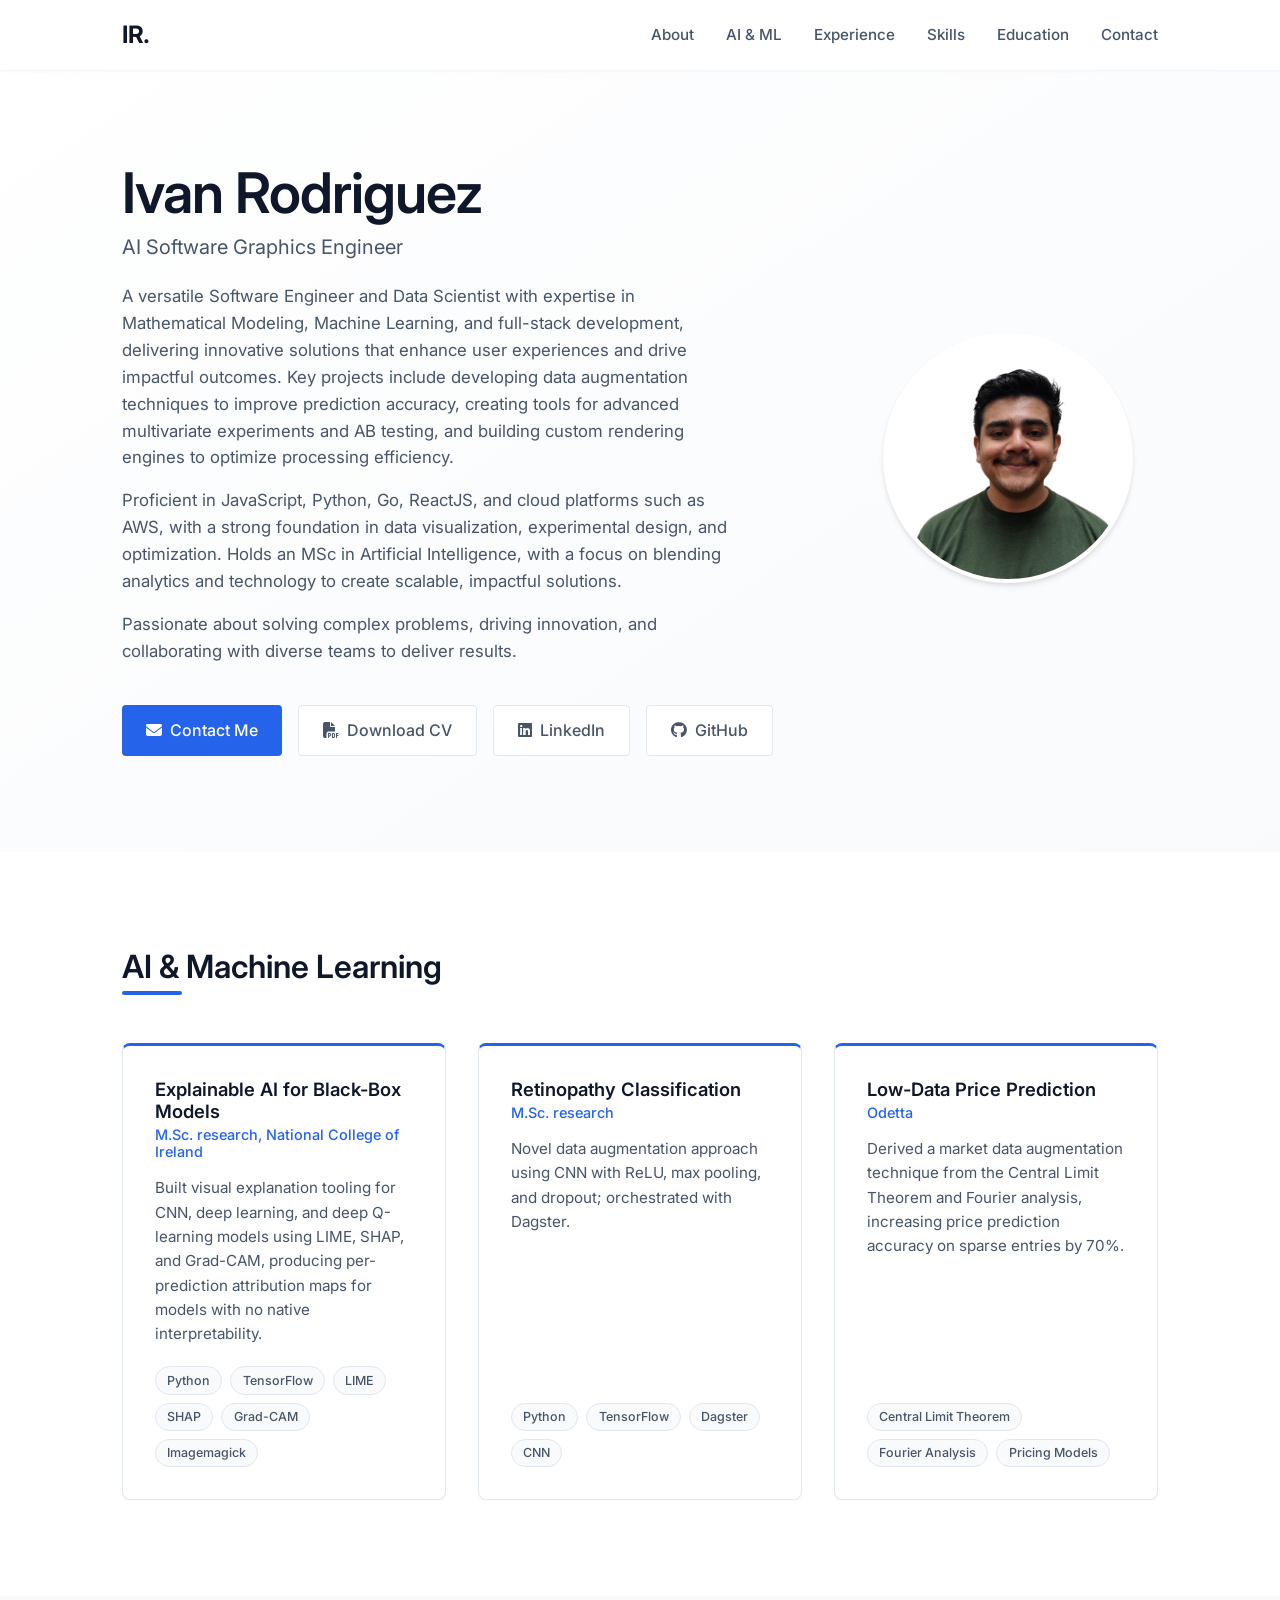
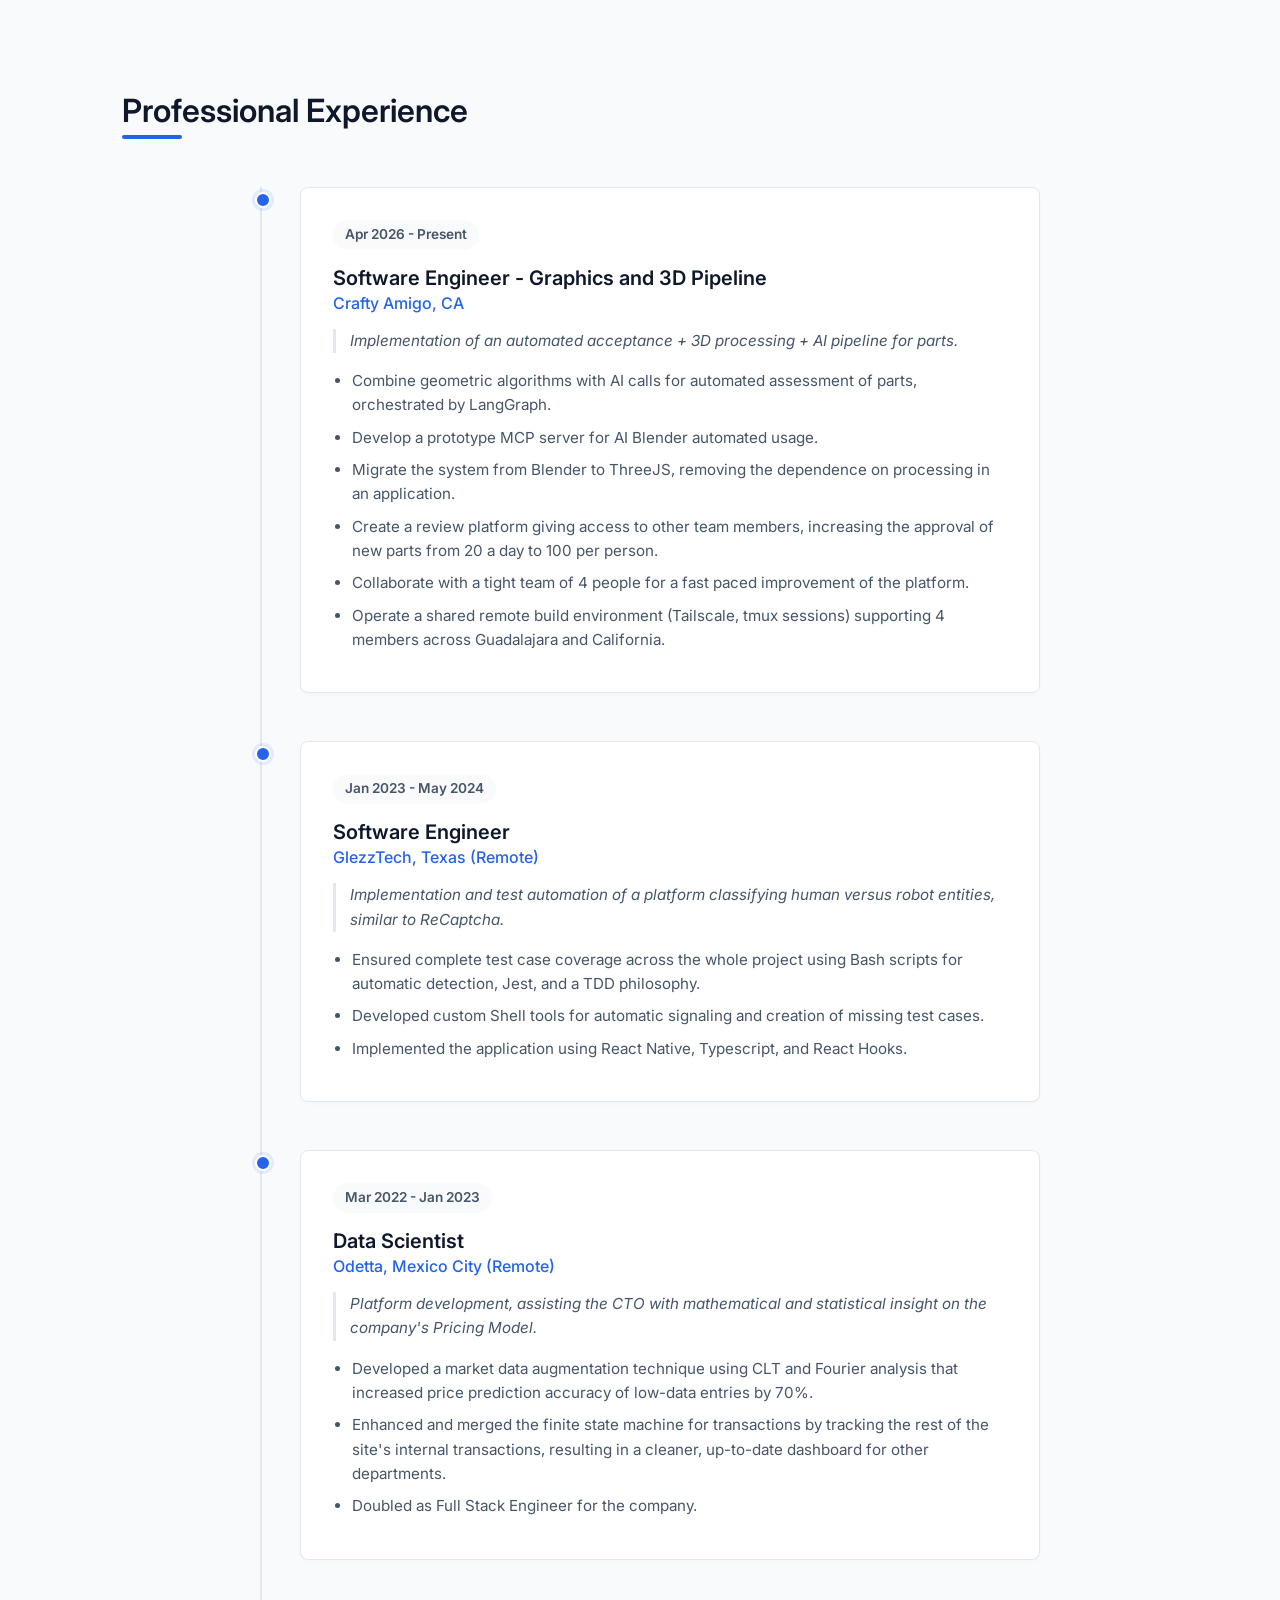
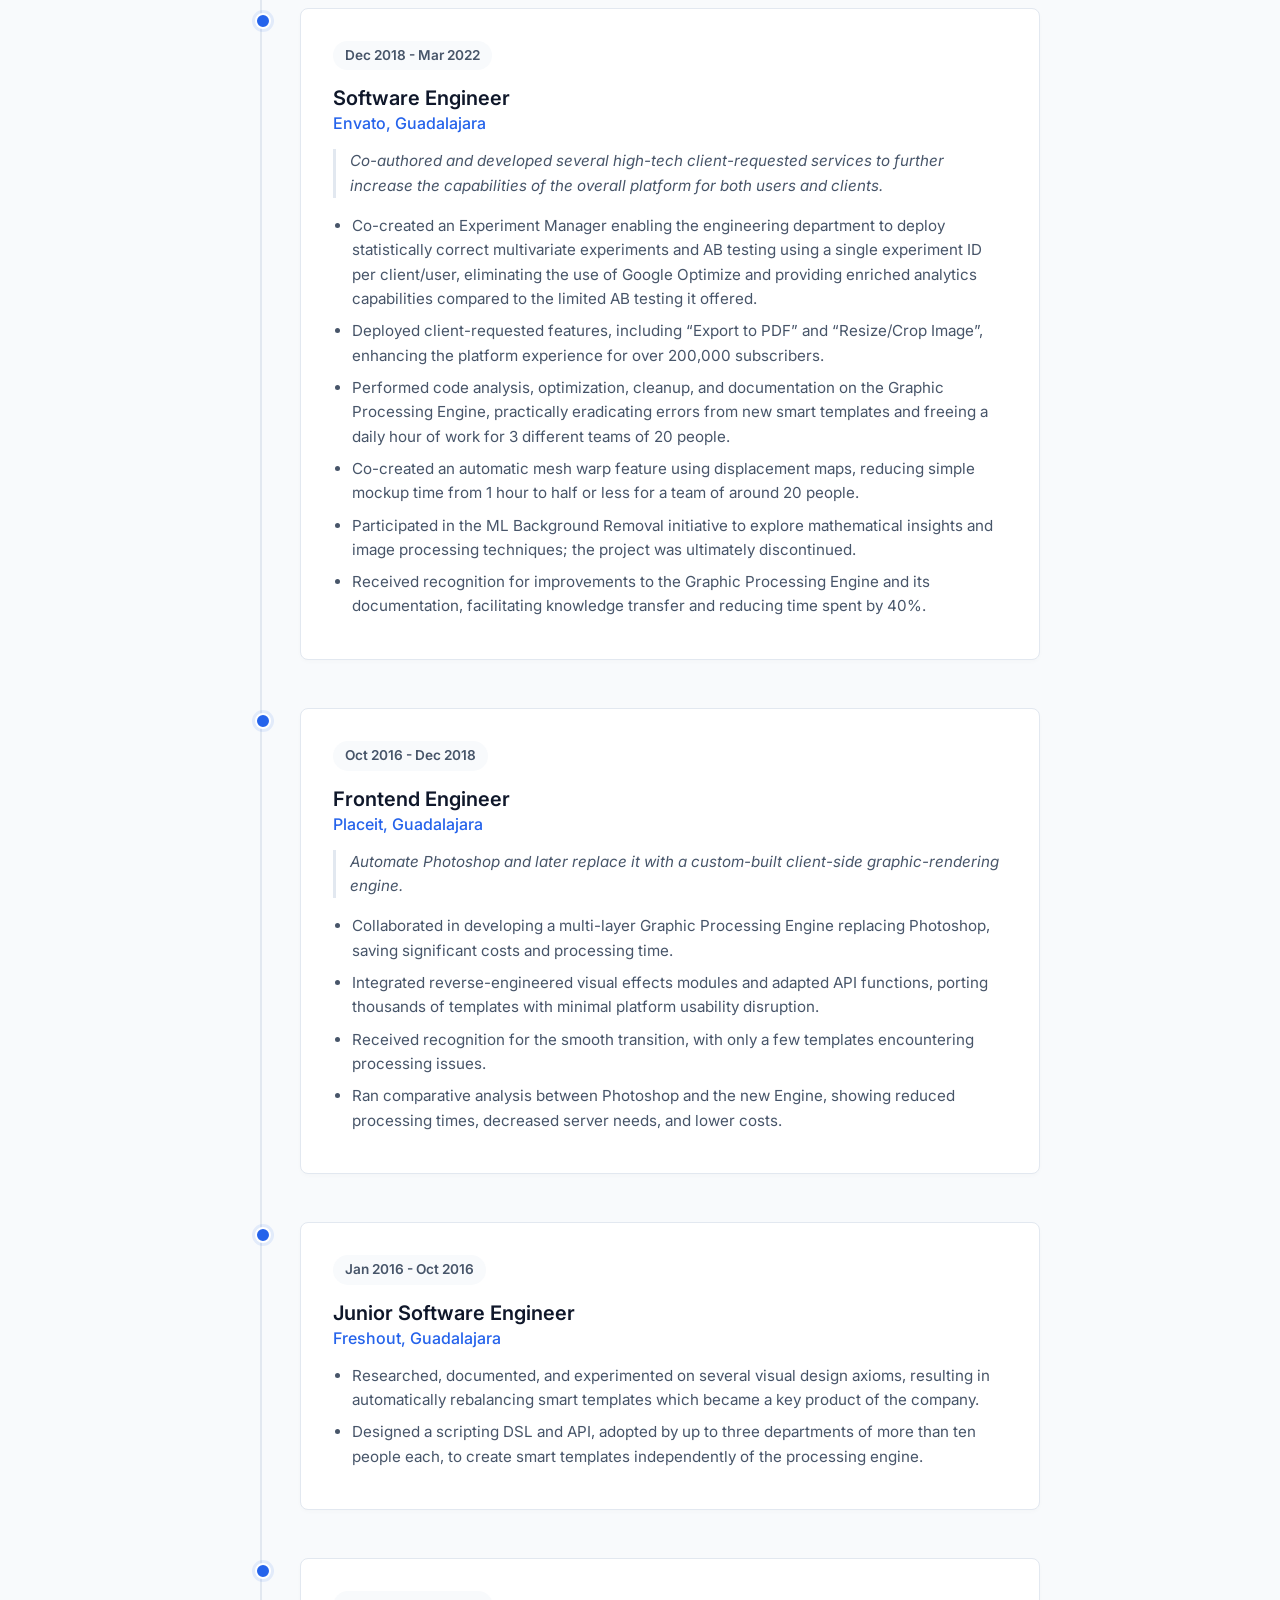
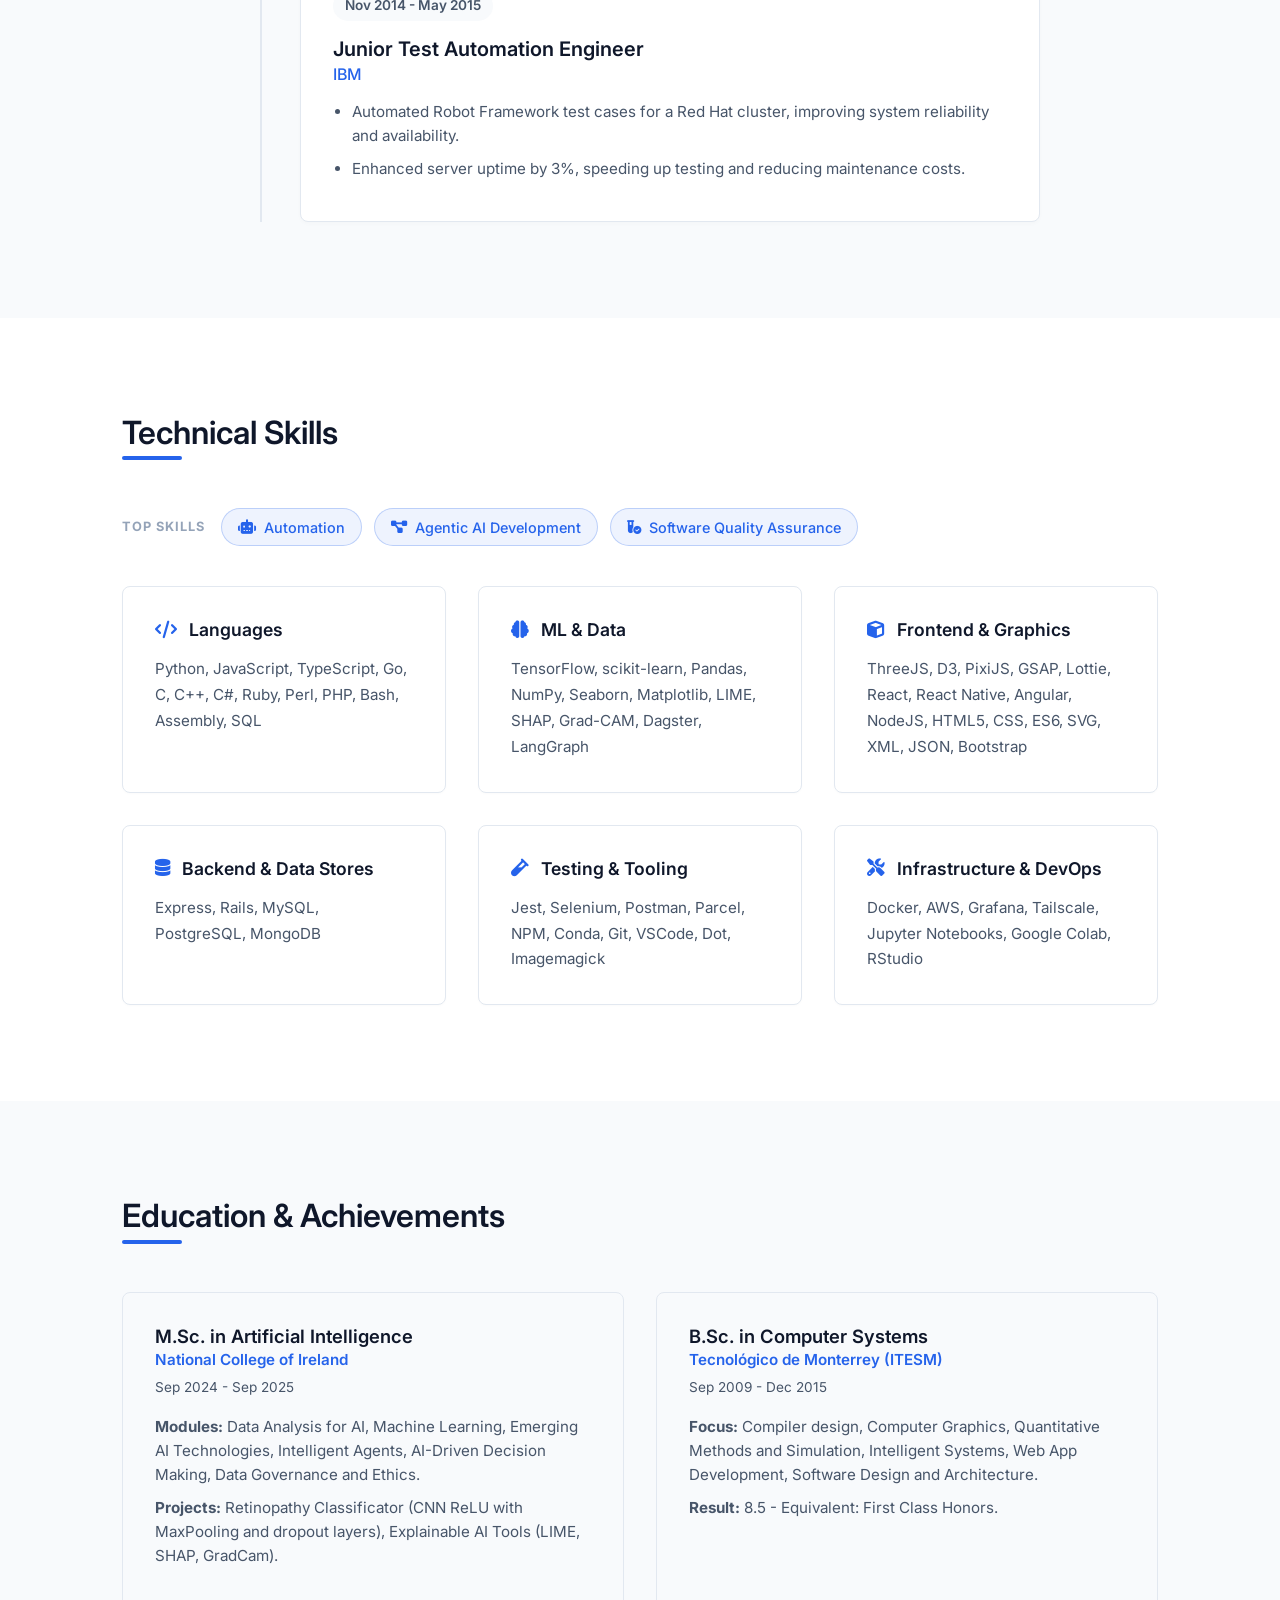
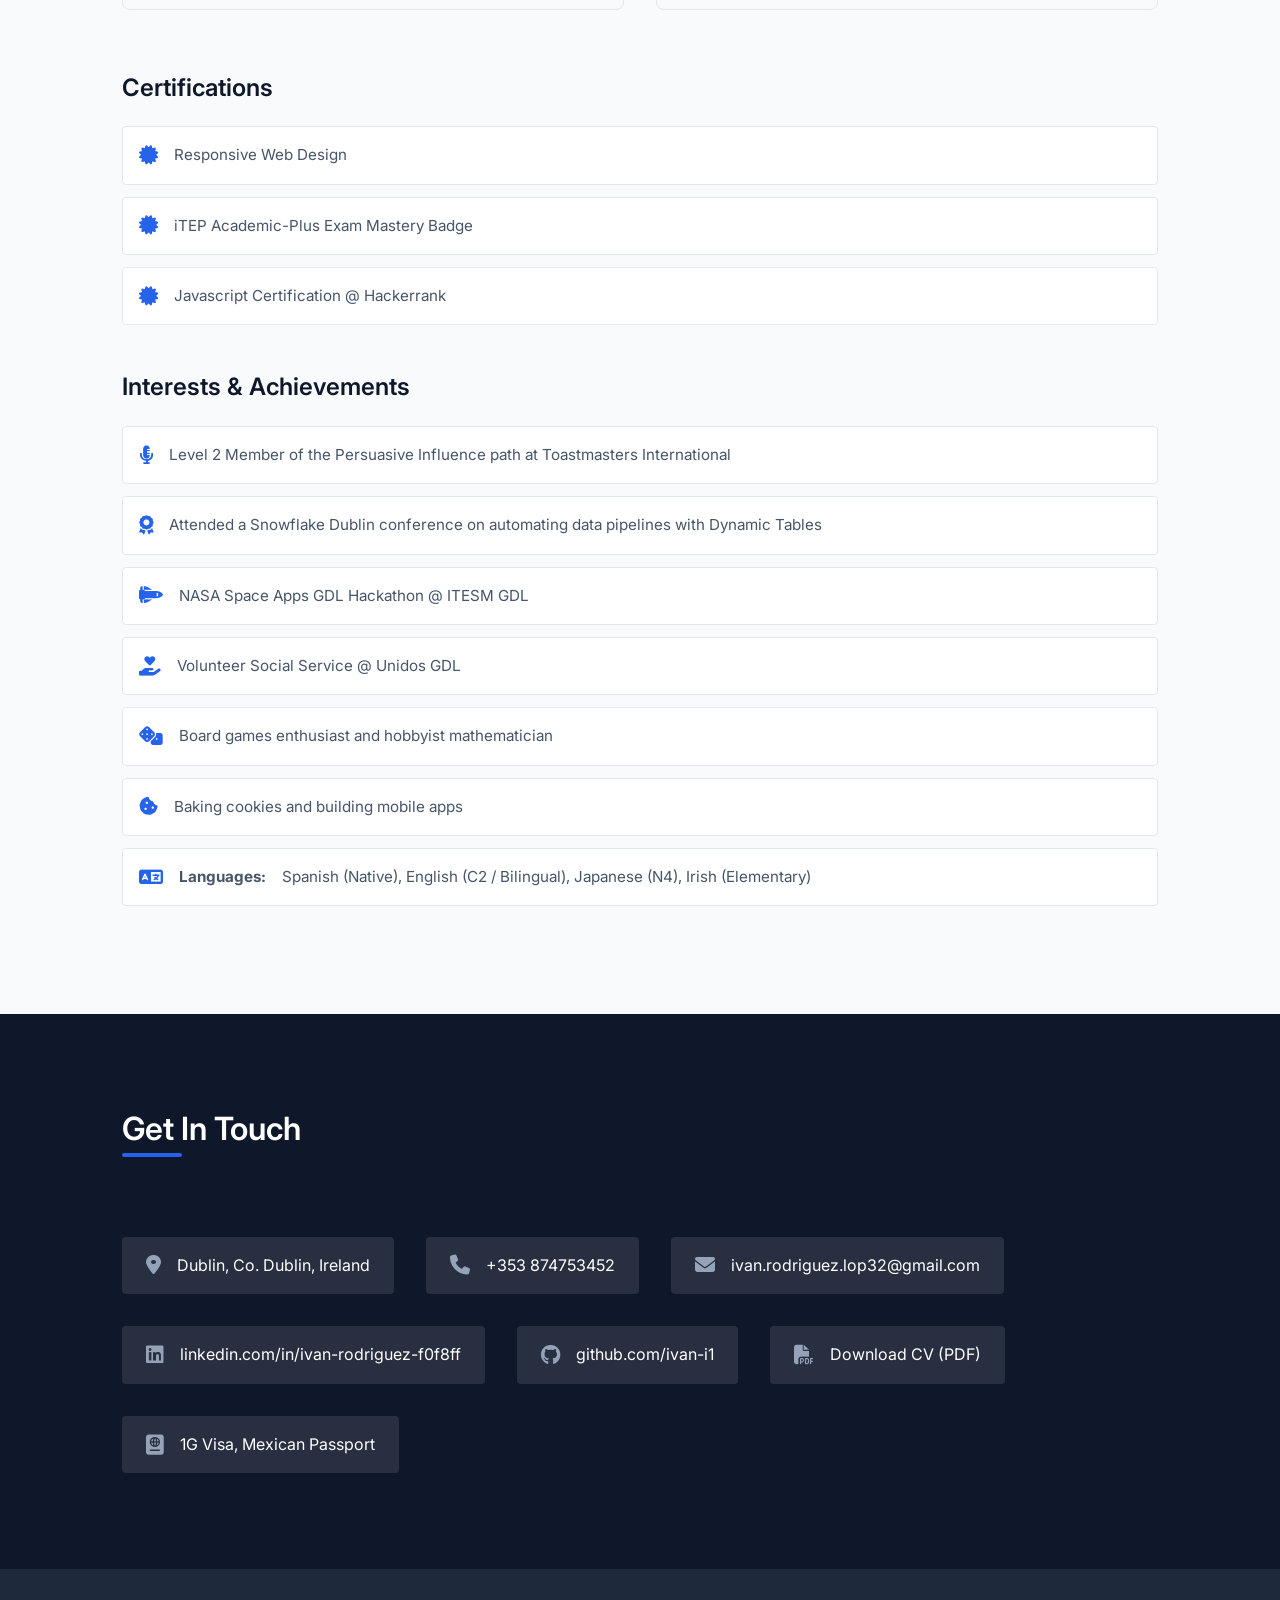
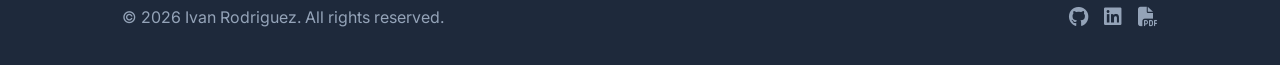
<file: index.html>
<!DOCTYPE html>
<html lang="en">

<head>
    <meta charset="UTF-8">
    <meta name="viewport" content="width=device-width, initial-scale=1.0">
    <title>Ivan Rodriguez - AI Software Graphics Engineer</title>
    <meta name="description"
        content="Ivan Rodriguez - AI Software Graphics Engineer. Full-stack engineering, machine learning, tuning, 3D and 2D graphics, and mathematical modeling.">
    <!-- Google Fonts -->
    <link rel="preconnect" href="https://fonts.googleapis.com">
    <link rel="preconnect" href="https://fonts.gstatic.com" crossorigin>
    <link href="https://fonts.googleapis.com/css2?family=Inter:wght@300;400;500;600;700&display=swap" rel="stylesheet">
    <!-- FontAwesome for Icons -->
    <link rel="stylesheet" href="https://cdnjs.cloudflare.com/ajax/libs/font-awesome/6.4.0/css/all.min.css"
        crossorigin="anonymous" referrerpolicy="no-referrer" />
    <link rel="stylesheet" href="styles.css">
</head>

<body>
    <nav class="navbar">
        <div class="nav-container">
            <div class="logo">IR.</div>
            <ul class="nav-links">
                <li><a href="#about">About</a></li>
                <li><a href="#ai">AI &amp; ML</a></li>
                <li><a href="#experience">Experience</a></li>
                <li><a href="#skills">Skills</a></li>
                <li><a href="#education">Education</a></li>
                <li><a href="#contact">Contact</a></li>
            </ul>
        </div>
    </nav>

    <header class="hero-section" id="about">
        <div class="hero-content fade-in">
            <div class="hero-text">
                <h1>Ivan Rodriguez</h1>
                <h2 class="subtitle">AI Software Graphics Engineer</h2>
                <div class="profile-summary">
                    <p>A versatile Software Engineer and Data Scientist with expertise in Mathematical Modeling,
                        Machine Learning, and full-stack development, delivering innovative solutions that enhance user
                        experiences and drive impactful outcomes. Key projects include developing data augmentation
                        techniques to improve prediction accuracy, creating tools for advanced multivariate experiments
                        and AB testing, and building custom rendering engines to optimize processing efficiency.</p>
                    <p>Proficient in JavaScript, Python, Go, ReactJS, and cloud platforms such as AWS, with a strong
                        foundation in data visualization, experimental design, and optimization. Holds an MSc in
                        Artificial Intelligence, with a focus on blending analytics and technology to create scalable,
                        impactful solutions.</p>
                    <p>Passionate about solving complex problems, driving innovation, and collaborating with diverse
                        teams to deliver results.</p>
                </div>
                <div class="contact-links">
                    <a href="mailto:ivan.rodriguez.lop32@gmail.com" class="btn primary-btn"><i
                            class="fa-solid fa-envelope"></i> Contact Me</a>
                    <a href="assets/Ivan-Rodriguez-AI-and-Graphics-Engineer.pdf" target="_blank"
                        class="btn secondary-btn"><i class="fa-solid fa-file-pdf"></i> Download CV</a>
                    <a href="https://www.linkedin.com/in/ivan-rodriguez-f0f8ff/" target="_blank" rel="noopener"
                        class="btn secondary-btn"><i class="fa-brands fa-linkedin"></i> LinkedIn</a>
                    <a href="https://github.com/ivan-i1" target="_blank" rel="noopener" class="btn secondary-btn"><i
                            class="fa-brands fa-github"></i> GitHub</a>
                </div>
            </div>
            <div class="hero-image-container">
                <img src="assets/IvanBlankBG.png" alt="Ivan Rodriguez" class="headshot">
            </div>
        </div>
    </header>

    <main>
        <section id="ai" class="section">
            <div class="section-container fade-in">
                <h2 class="section-title">AI &amp; Machine Learning</h2>
                <div class="projects-grid">
                    <div class="project-card">
                        <h3>Explainable AI for Black-Box Models</h3>
                        <h4>M.Sc. research, National College of Ireland</h4>
                        <p>Built visual explanation tooling for CNN, deep learning, and deep Q-learning models using
                            LIME, SHAP, and Grad-CAM, producing per-prediction attribution maps for models with no
                            native interpretability.</p>
                        <div class="tag-list">
                            <span class="tag">Python</span>
                            <span class="tag">TensorFlow</span>
                            <span class="tag">LIME</span>
                            <span class="tag">SHAP</span>
                            <span class="tag">Grad-CAM</span>
                            <span class="tag">Imagemagick</span>
                        </div>
                    </div>
                    <div class="project-card">
                        <h3>Retinopathy Classification</h3>
                        <h4>M.Sc. research</h4>
                        <p>Novel data augmentation approach using CNN with ReLU, max pooling, and dropout; orchestrated
                            with Dagster.</p>
                        <div class="tag-list">
                            <span class="tag">Python</span>
                            <span class="tag">TensorFlow</span>
                            <span class="tag">Dagster</span>
                            <span class="tag">CNN</span>
                        </div>
                    </div>
                    <div class="project-card">
                        <h3>Low-Data Price Prediction</h3>
                        <h4>Odetta</h4>
                        <p>Derived a market data augmentation technique from the Central Limit Theorem and Fourier
                            analysis, increasing price prediction accuracy on sparse entries by 70%.</p>
                        <div class="tag-list">
                            <span class="tag">Central Limit Theorem</span>
                            <span class="tag">Fourier Analysis</span>
                            <span class="tag">Pricing Models</span>
                        </div>
                    </div>
                </div>
            </div>
        </section>

        <section id="experience" class="section bg-light">
            <div class="section-container fade-in">
                <h2 class="section-title">Professional Experience</h2>
                <div class="timeline">
                    <!-- Crafty Amigo -->
                    <div class="timeline-item">
                        <div class="timeline-dot"></div>
                        <div class="timeline-content">
                            <span class="timeline-date">Apr 2026 - Present</span>
                            <h3 class="job-title">Software Engineer - Graphics and 3D Pipeline</h3>
                            <h4 class="company-name">Crafty Amigo, CA</h4>
                            <p class="role-summary">Implementation of an automated acceptance + 3D processing + AI
                                pipeline for parts.</p>
                            <ul>
                                <li>Combine geometric algorithms with AI calls for automated assessment of parts,
                                    orchestrated by LangGraph.</li>
                                <li>Develop a prototype MCP server for AI Blender automated usage.</li>
                                <li>Migrate the system from Blender to ThreeJS, removing the dependence on processing in
                                    an application.</li>
                                <li>Create a review platform giving access to other team members, increasing the
                                    approval of new parts from 20 a day to 100 per person.</li>
                                <li>Collaborate with a tight team of 4 people for a fast paced improvement of the
                                    platform.</li>
                                <li>Operate a shared remote build environment (Tailscale, tmux sessions) supporting 4
                                    members across Guadalajara and California.</li>
                            </ul>
                        </div>
                    </div>
                    <!-- GlezzTech -->
                    <div class="timeline-item">
                        <div class="timeline-dot"></div>
                        <div class="timeline-content">
                            <span class="timeline-date">Jan 2023 - May 2024</span>
                            <h3 class="job-title">Software Engineer</h3>
                            <h4 class="company-name">GlezzTech, Texas (Remote)</h4>
                            <p class="role-summary">Implementation and test automation of a platform classifying human
                                versus robot entities, similar to ReCaptcha.</p>
                            <ul>
                                <li>Ensured complete test case coverage across the whole project using Bash scripts for
                                    automatic detection, Jest, and a TDD philosophy.</li>
                                <li>Developed custom Shell tools for automatic signaling and creation of missing test
                                    cases.</li>
                                <li>Implemented the application using React Native, Typescript, and React Hooks.</li>
                            </ul>
                        </div>
                    </div>
                    <!-- Odetta -->
                    <div class="timeline-item">
                        <div class="timeline-dot"></div>
                        <div class="timeline-content">
                            <span class="timeline-date">Mar 2022 - Jan 2023</span>
                            <h3 class="job-title">Data Scientist</h3>
                            <h4 class="company-name">Odetta, Mexico City (Remote)</h4>
                            <p class="role-summary">Platform development, assisting the CTO with mathematical and
                                statistical insight on the company's Pricing Model.</p>
                            <ul>
                                <li>Developed a market data augmentation technique using CLT and Fourier analysis that
                                    increased price prediction accuracy of low-data entries by 70%.</li>
                                <li>Enhanced and merged the finite state machine for transactions by tracking the rest
                                    of the site's internal transactions, resulting in a cleaner, up-to-date dashboard
                                    for other departments.</li>
                                <li>Doubled as Full Stack Engineer for the company.</li>
                            </ul>
                        </div>
                    </div>
                    <!-- Envato -->
                    <div class="timeline-item">
                        <div class="timeline-dot"></div>
                        <div class="timeline-content">
                            <span class="timeline-date">Dec 2018 - Mar 2022</span>
                            <h3 class="job-title">Software Engineer</h3>
                            <h4 class="company-name">Envato, Guadalajara</h4>
                            <p class="role-summary">Co-authored and developed several high-tech client-requested
                                services to further increase the capabilities of the overall platform for both users and
                                clients.</p>
                            <ul>
                                <li>Co-created an Experiment Manager enabling the engineering department to deploy
                                    statistically correct multivariate experiments and AB testing using a single
                                    experiment ID per client/user, eliminating the use of Google Optimize and providing
                                    enriched analytics capabilities compared to the limited AB testing it offered.</li>
                                <li>Deployed client-requested features, including &ldquo;Export to PDF&rdquo; and
                                    &ldquo;Resize/Crop Image&rdquo;, enhancing the platform experience for over 200,000
                                    subscribers.</li>
                                <li>Performed code analysis, optimization, cleanup, and documentation on the Graphic
                                    Processing Engine, practically eradicating errors from new smart templates and
                                    freeing a daily hour of work for 3 different teams of 20 people.</li>
                                <li>Co-created an automatic mesh warp feature using displacement maps, reducing simple
                                    mockup time from 1 hour to half or less for a team of around 20 people.</li>
                                <li>Participated in the ML Background Removal initiative to explore mathematical
                                    insights and image processing techniques; the project was ultimately discontinued.
                                </li>
                                <li>Received recognition for improvements to the Graphic Processing Engine and its
                                    documentation, facilitating knowledge transfer and reducing time spent by 40%.</li>
                            </ul>
                        </div>
                    </div>
                    <!-- Placeit -->
                    <div class="timeline-item">
                        <div class="timeline-dot"></div>
                        <div class="timeline-content">
                            <span class="timeline-date">Oct 2016 - Dec 2018</span>
                            <h3 class="job-title">Frontend Engineer</h3>
                            <h4 class="company-name">Placeit, Guadalajara</h4>
                            <p class="role-summary">Automate Photoshop and later replace it with a custom-built
                                client-side graphic-rendering engine.</p>
                            <ul>
                                <li>Collaborated in developing a multi-layer Graphic Processing Engine replacing
                                    Photoshop, saving significant costs and processing time.</li>
                                <li>Integrated reverse-engineered visual effects modules and adapted API functions,
                                    porting thousands of templates with minimal platform usability disruption.</li>
                                <li>Received recognition for the smooth transition, with only a few templates
                                    encountering processing issues.</li>
                                <li>Ran comparative analysis between Photoshop and the new Engine, showing reduced
                                    processing times, decreased server needs, and lower costs.</li>
                            </ul>
                        </div>
                    </div>
                    <!-- Freshout -->
                    <div class="timeline-item">
                        <div class="timeline-dot"></div>
                        <div class="timeline-content">
                            <span class="timeline-date">Jan 2016 - Oct 2016</span>
                            <h3 class="job-title">Junior Software Engineer</h3>
                            <h4 class="company-name">Freshout, Guadalajara</h4>
                            <ul>
                                <li>Researched, documented, and experimented on several visual design axioms, resulting
                                    in automatically rebalancing smart templates which became a key product of the
                                    company.</li>
                                <li>Designed a scripting DSL and API, adopted by up to three departments of more than
                                    ten people each, to create smart templates independently of the processing engine.
                                </li>
                            </ul>
                        </div>
                    </div>
                    <!-- IBM -->
                    <div class="timeline-item">
                        <div class="timeline-dot"></div>
                        <div class="timeline-content">
                            <span class="timeline-date">Nov 2014 - May 2015</span>
                            <h3 class="job-title">Junior Test Automation Engineer</h3>
                            <h4 class="company-name">IBM</h4>
                            <ul>
                                <li>Automated Robot Framework test cases for a Red Hat cluster, improving system
                                    reliability and availability.</li>
                                <li>Enhanced server uptime by 3%, speeding up testing and reducing maintenance costs.
                                </li>
                            </ul>
                        </div>
                    </div>
                </div>
            </div>
        </section>

        <section id="skills" class="section">
            <div class="section-container fade-in">
                <h2 class="section-title">Technical Skills</h2>
                <div class="top-skills">
                    <span class="top-skills-label">Top Skills</span>
                    <span class="top-skill"><i class="fa-solid fa-robot"></i> Automation</span>
                    <span class="top-skill"><i class="fa-solid fa-diagram-project"></i> Agentic AI Development</span>
                    <span class="top-skill"><i class="fa-solid fa-vial-circle-check"></i> Software Quality
                        Assurance</span>
                </div>
                <div class="skills-grid">
                    <div class="skill-card">
                        <h3><i class="fa-solid fa-code"></i> Languages</h3>
                        <p>Python, JavaScript, TypeScript, Go, C, C++, C#, Ruby, Perl, PHP, Bash, Assembly, SQL</p>
                    </div>
                    <div class="skill-card">
                        <h3><i class="fa-solid fa-brain"></i> ML &amp; Data</h3>
                        <p>TensorFlow, scikit-learn, Pandas, NumPy, Seaborn, Matplotlib, LIME, SHAP, Grad-CAM, Dagster,
                            LangGraph</p>
                    </div>
                    <div class="skill-card">
                        <h3><i class="fa-solid fa-cube"></i> Frontend &amp; Graphics</h3>
                        <p>ThreeJS, D3, PixiJS, GSAP, Lottie, React, React Native, Angular, NodeJS, HTML5, CSS, ES6,
                            SVG, XML, JSON, Bootstrap</p>
                    </div>
                    <div class="skill-card">
                        <h3><i class="fa-solid fa-database"></i> Backend &amp; Data Stores</h3>
                        <p>Express, Rails, MySQL, PostgreSQL, MongoDB</p>
                    </div>
                    <div class="skill-card">
                        <h3><i class="fa-solid fa-vial"></i> Testing &amp; Tooling</h3>
                        <p>Jest, Selenium, Postman, Parcel, NPM, Conda, Git, VSCode, Dot, Imagemagick</p>
                    </div>
                    <div class="skill-card">
                        <h3><i class="fa-solid fa-screwdriver-wrench"></i> Infrastructure &amp; DevOps</h3>
                        <p>Docker, AWS, Grafana, Tailscale, Jupyter Notebooks, Google Colab, RStudio</p>
                    </div>
                </div>
            </div>
        </section>

        <section id="education" class="section bg-light">
            <div class="section-container fade-in">
                <h2 class="section-title">Education &amp; Achievements</h2>
                <div class="education-grid">
                    <div class="edu-card">
                        <h3>M.Sc. in Artificial Intelligence</h3>
                        <h4>National College of Ireland</h4>
                        <span class="edu-date">Sep 2024 - Sep 2025</span>
                        <p><strong>Modules:</strong> Data Analysis for AI, Machine Learning, Emerging AI Technologies,
                            Intelligent Agents, AI-Driven Decision Making, Data Governance and Ethics.</p>
                        <p><strong>Projects:</strong> Retinopathy Classificator (CNN ReLU with MaxPooling and dropout
                            layers), Explainable AI Tools (LIME, SHAP, GradCam).</p>
                    </div>
                    <div class="edu-card">
                        <h3>B.Sc. in Computer Systems</h3>
                        <h4>Tecnol&oacute;gico de Monterrey (ITESM)</h4>
                        <span class="edu-date">Sep 2009 - Dec 2015</span>
                        <p><strong>Focus:</strong> Compiler design, Computer Graphics, Quantitative Methods and
                            Simulation, Intelligent Systems, Web App Development, Software Design and Architecture.</p>
                        <p><strong>Result:</strong> 8.5 - Equivalent: First Class Honors.</p>
                    </div>
                </div>

                <h3 class="subsection-title">Certifications</h3>
                <ul class="achievements-list">
                    <li><i class="fa-solid fa-certificate"></i> Responsive Web Design</li>
                    <li><i class="fa-solid fa-certificate"></i> iTEP Academic-Plus Exam Mastery Badge</li>
                    <li><i class="fa-solid fa-certificate"></i> Javascript Certification @ Hackerrank</li>
                </ul>

                <h3 class="subsection-title">Interests &amp; Achievements</h3>
                <ul class="achievements-list">
                    <li><i class="fa-solid fa-microphone-lines"></i> Level 2 Member of the Persuasive Influence path
                        at Toastmasters International</li>
                    <li><i class="fa-solid fa-award"></i> Attended a Snowflake Dublin conference on automating data
                        pipelines with Dynamic Tables</li>
                    <li><i class="fa-solid fa-space-shuttle"></i> NASA Space Apps GDL Hackathon @ ITESM GDL</li>
                    <li><i class="fa-solid fa-hand-holding-heart"></i> Volunteer Social Service @ Unidos GDL</li>
                    <li><i class="fa-solid fa-dice"></i> Board games enthusiast and hobbyist mathematician</li>
                    <li><i class="fa-solid fa-cookie-bite"></i> Baking cookies and building mobile apps</li>
                    <li><i class="fa-solid fa-language"></i> <strong>Languages:</strong> Spanish (Native), English (C2 /
                        Bilingual), Japanese (N4), Irish (Elementary)</li>
                </ul>
            </div>
        </section>

        <section id="contact" class="section bg-dark">
            <div class="section-container fade-in">
                <h2 class="section-title text-light">Get In Touch</h2>
                <div class="contact-info">
                    <div class="contact-item">
                        <i class="fa-solid fa-location-dot"></i>
                        <span>Dublin, Co. Dublin, Ireland</span>
                    </div>
                    <div class="contact-item">
                        <i class="fa-solid fa-phone"></i>
                        <span>+353 874753452</span>
                    </div>
                    <div class="contact-item">
                        <i class="fa-solid fa-envelope"></i>
                        <a href="mailto:ivan.rodriguez.lop32@gmail.com">ivan.rodriguez.lop32@gmail.com</a>
                    </div>
                    <div class="contact-item">
                        <i class="fa-brands fa-linkedin"></i>
                        <a href="https://www.linkedin.com/in/ivan-rodriguez-f0f8ff/" target="_blank"
                            rel="noopener">linkedin.com/in/ivan-rodriguez-f0f8ff</a>
                    </div>
                    <div class="contact-item">
                        <i class="fa-brands fa-github"></i>
                        <a href="https://github.com/ivan-i1" target="_blank" rel="noopener">github.com/ivan-i1</a>
                    </div>
                    <div class="contact-item">
                        <i class="fa-solid fa-file-pdf"></i>
                        <a href="assets/Ivan-Rodriguez-AI-and-Graphics-Engineer.pdf" target="_blank">Download CV
                            (PDF)</a>
                    </div>
                    <div class="contact-item">
                        <i class="fa-solid fa-passport"></i>
                        <span>1G Visa, Mexican Passport</span>
                    </div>
                </div>
            </div>
        </section>
    </main>

    <footer>
        <div class="footer-container">
            <p>&copy; 2026 Ivan Rodriguez. All rights reserved.</p>
            <div class="social-links">
                <a href="https://github.com/ivan-i1" target="_blank" rel="noopener" aria-label="GitHub"><i
                        class="fa-brands fa-github"></i></a>
                <a href="https://www.linkedin.com/in/ivan-rodriguez-f0f8ff/" target="_blank" rel="noopener"
                    aria-label="LinkedIn"><i class="fa-brands fa-linkedin"></i></a>
                <a href="assets/Ivan-Rodriguez-AI-and-Graphics-Engineer.pdf" target="_blank"
                    aria-label="Download CV"><i class="fa-solid fa-file-pdf"></i></a>
            </div>
        </div>
    </footer>

    <script src="script.js"></script>
</body>

</html>
</file>
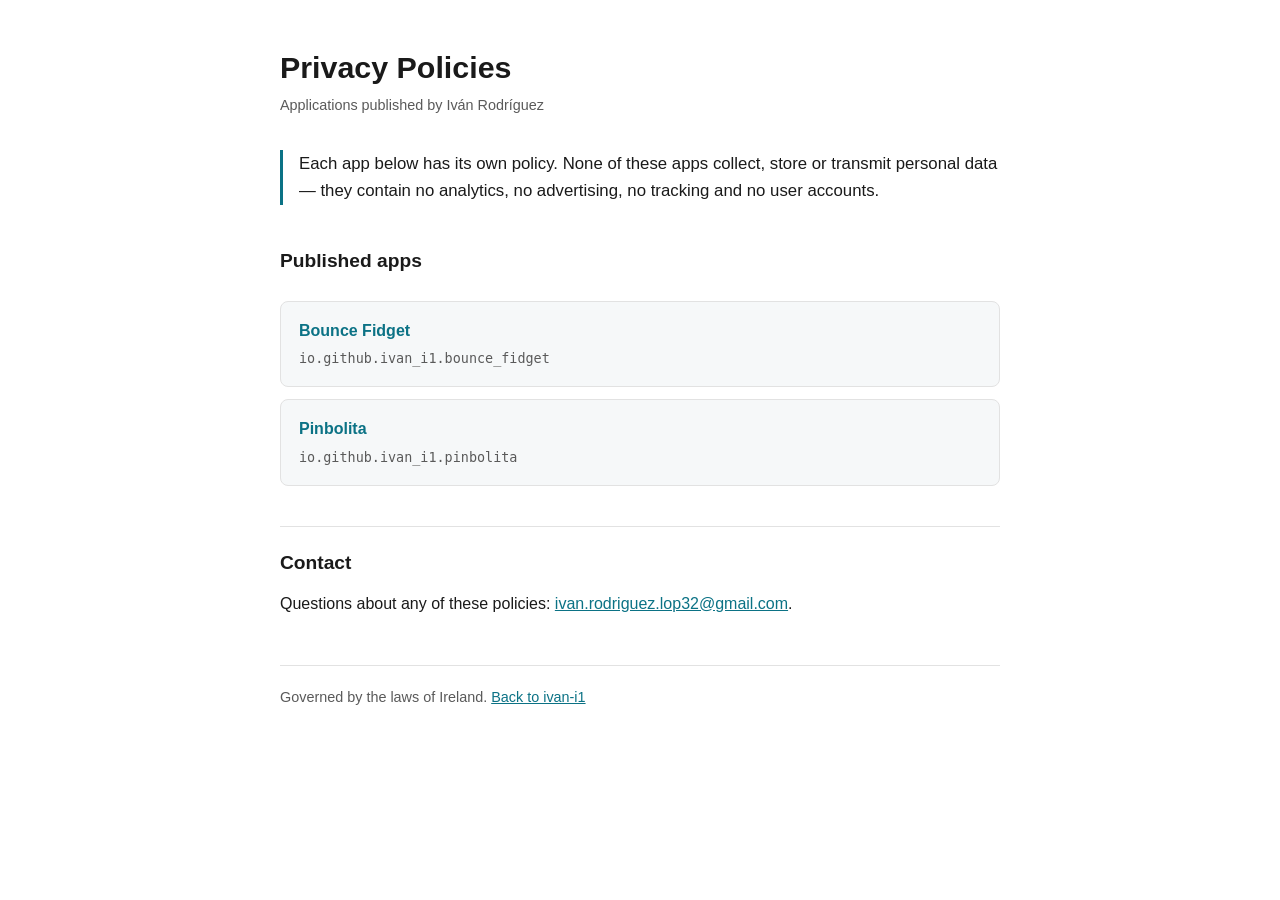
<file: privacy/index.html>
<!DOCTYPE html>
<html lang="en">
<head>
<meta charset="utf-8">
<meta name="viewport" content="width=device-width, initial-scale=1">
<title>Privacy Policies — Iván Rodríguez</title>
<meta name="description" content="Privacy policies for applications published by Iván Rodríguez.">
<link rel="stylesheet" href="style.css">
</head>
<body>
<main>

  <h1>Privacy Policies</h1>
  <p class="meta">Applications published by Iván Rodríguez</p>

  <p class="lead">
    Each app below has its own policy. None of these apps collect, store or
    transmit personal data — they contain no analytics, no advertising, no
    tracking and no user accounts.
  </p>

  <h2>Published apps</h2>

  <ul class="policy-list">
    <li>
      <a href="bounce-fidget.html">
        <span class="name">Bounce Fidget</span>
        <span class="pkg">io.github.ivan_i1.bounce_fidget</span>
      </a>
    </li>
    <li>
      <a href="pinbolita.html">
        <span class="name">Pinbolita</span>
        <span class="pkg">io.github.ivan_i1.pinbolita</span>
      </a>
    </li>
  </ul>

  <h2>Contact</h2>
  <p>
    Questions about any of these policies:
    <a href="mailto:ivan.rodriguez.lop32@gmail.com">ivan.rodriguez.lop32@gmail.com</a>.
  </p>

  <footer>
    Governed by the laws of Ireland.
    <a href="../">Back to ivan-i1</a>
  </footer>

</main>
</body>
</html>
</file>
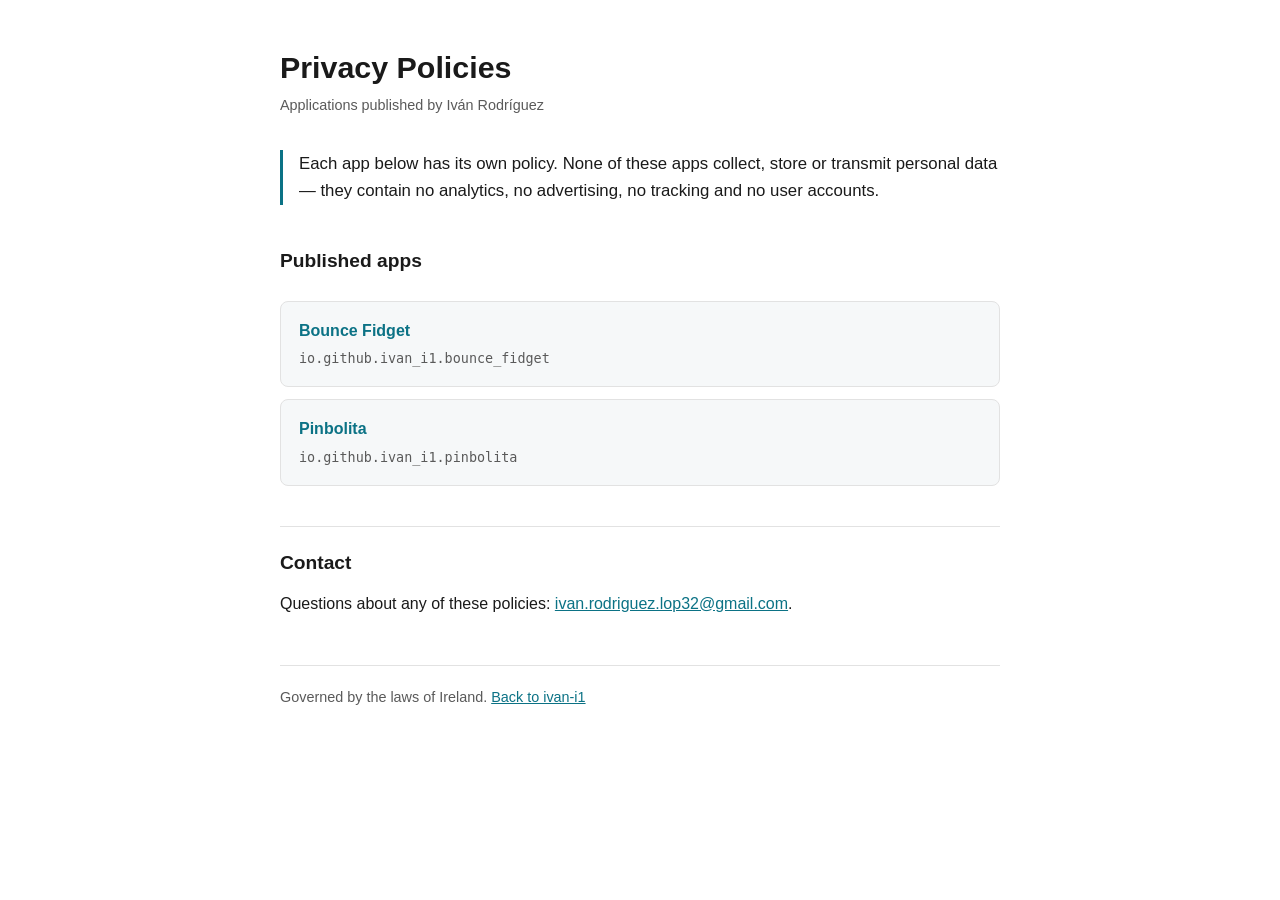
<file: privacy-policy.html>
<!DOCTYPE html>
<html lang="en">
<head>
<meta charset="utf-8">
<meta name="viewport" content="width=device-width, initial-scale=1">
<title>Privacy Policies — moved</title>
<link rel="canonical" href="https://ivan-i1.github.io/CV/privacy/">
<meta http-equiv="refresh" content="0; url=./privacy/">
<style>
  body {
    margin: 0; padding: 48px 16px;
    background: #ffffff; color: #1a1a1a;
    font: 16px/1.65 -apple-system, BlinkMacSystemFont, "Segoe UI", Roboto, Helvetica, Arial, sans-serif;
  }
  @media (prefers-color-scheme: dark) {
    body { background: #121212; color: #e8e8e8; }
    a { color: #4dd0c7; }
  }
  main { max-width: 720px; margin: 0 auto; }
  a { color: #0b7285; }
</style>
</head>
<body>
<main>
  <h1>This page has moved</h1>
  <p>
    Privacy policies are now listed per app at
    <a href="./privacy/">ivan-i1.github.io/CV/privacy/</a>.
  </p>
  <p>You should be redirected automatically.</p>
</main>
</body>
</html>
</file>
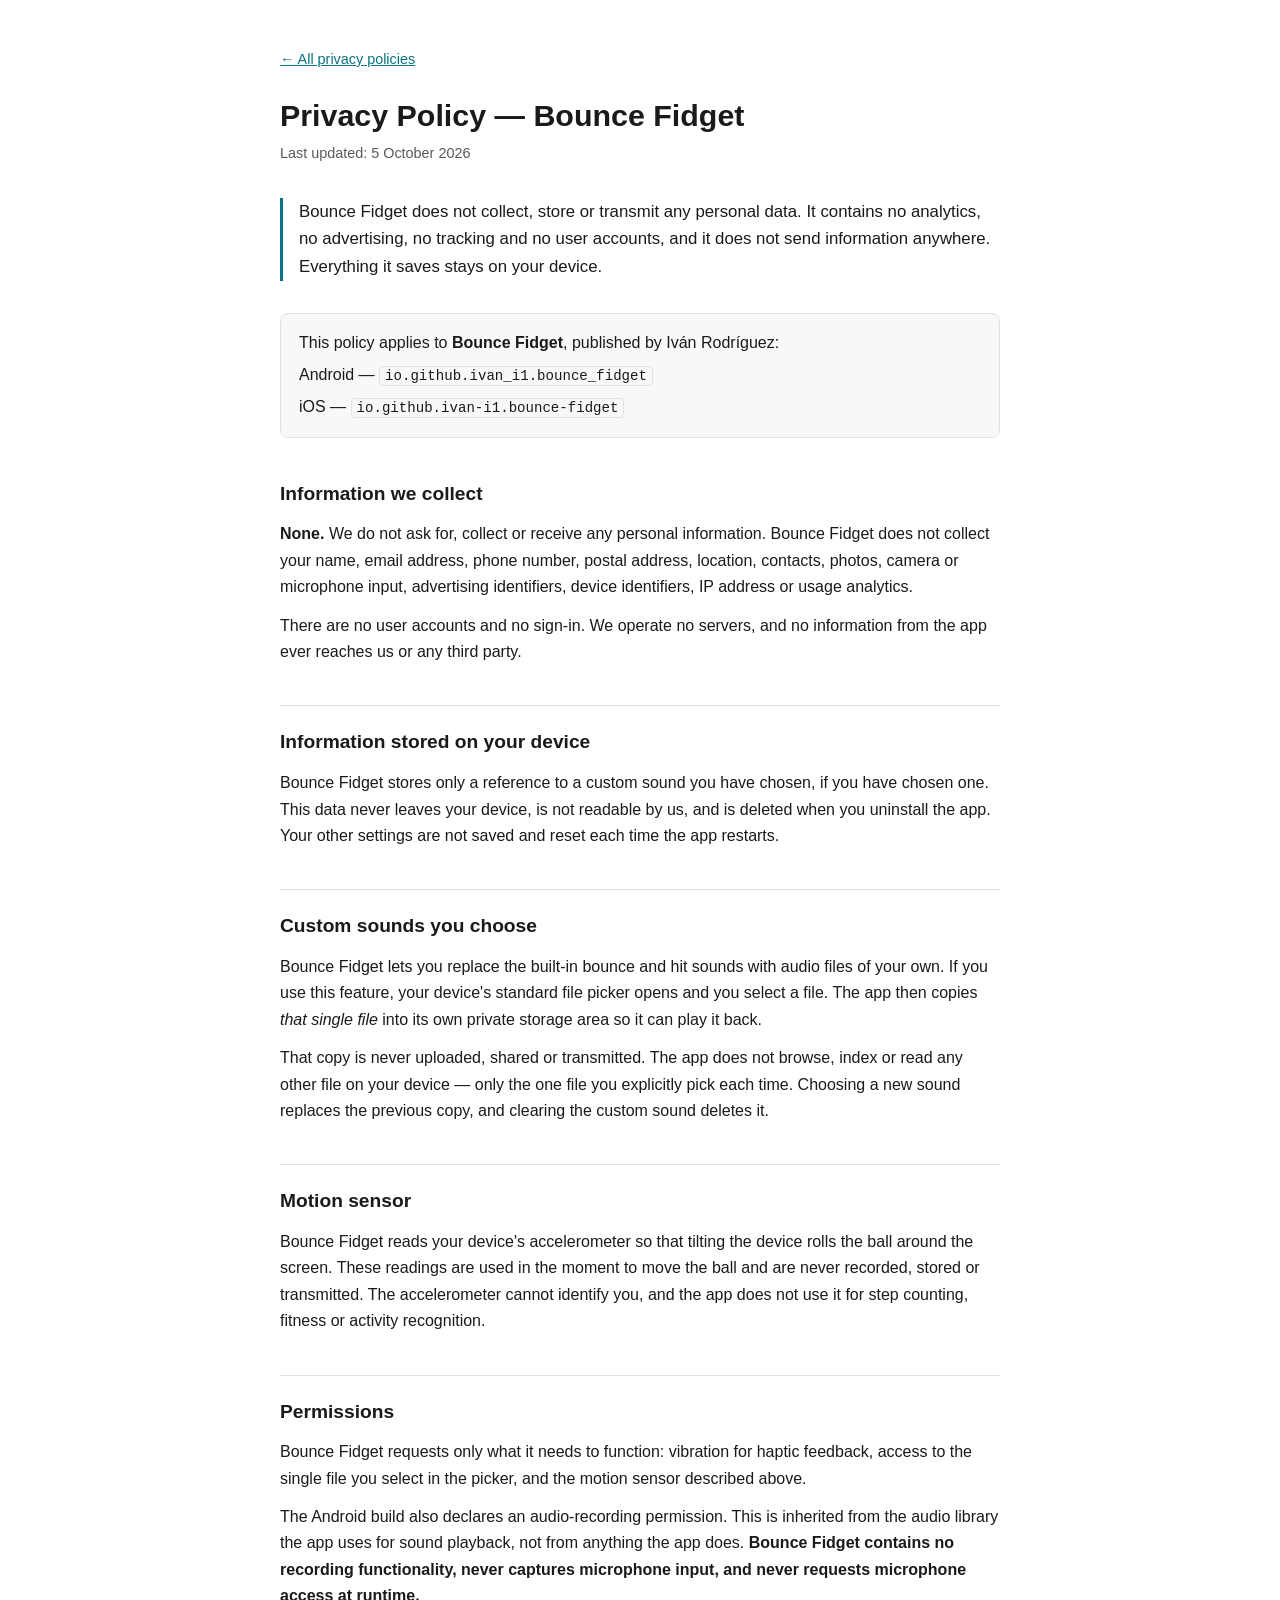
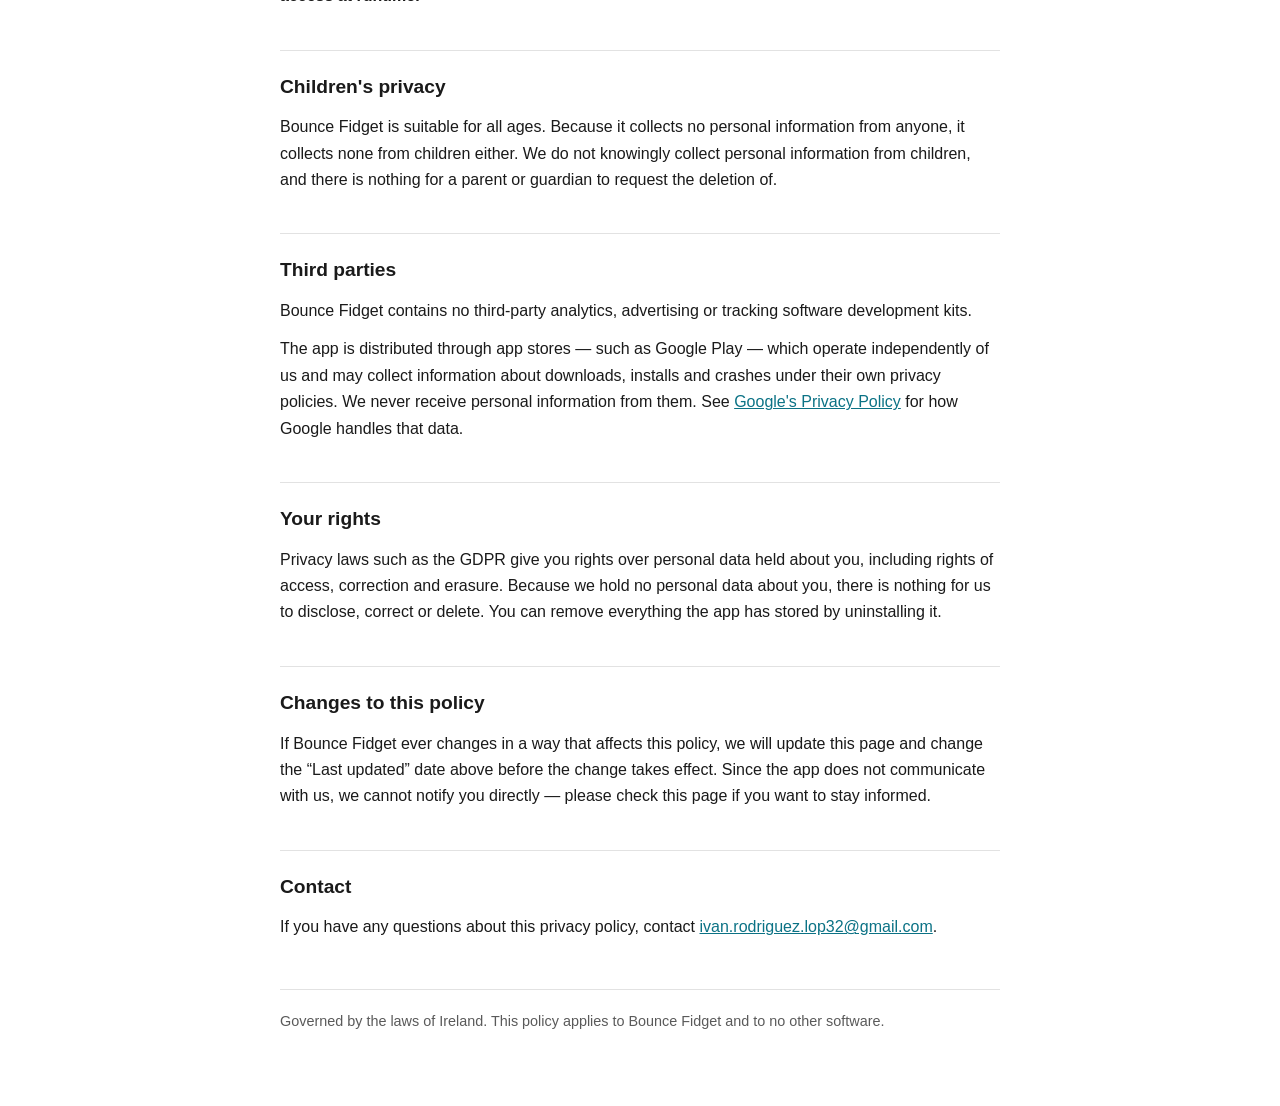
<file: privacy/bounce-fidget.html>
<!DOCTYPE html>
<html lang="en">
<head>
<meta charset="utf-8">
<meta name="viewport" content="width=device-width, initial-scale=1">
<title>Bounce Fidget — Privacy Policy</title>
<meta name="description" content="Privacy policy for the Bounce Fidget mobile application.">
<link rel="stylesheet" href="style.css">
</head>
<body>
<main>

  <p class="backlink"><a href="./">← All privacy policies</a></p>

  <h1>Privacy Policy — Bounce Fidget</h1>
  <p class="meta">Last updated: 5 October 2026</p>

  <p class="lead">
    Bounce Fidget does not collect, store or transmit any personal data. It
    contains no analytics, no advertising, no tracking and no user accounts, and
    it does not send information anywhere. Everything it saves stays on your
    device.
  </p>

  <div class="app-id">
    <p>This policy applies to <strong>Bounce Fidget</strong>, published by Iván Rodríguez:</p>
    <p>Android — <code>io.github.ivan_i1.bounce_fidget</code></p>
    <p>iOS — <code>io.github.ivan-i1.bounce-fidget</code></p>
  </div>

  <h2>Information we collect</h2>
  <p>
    <strong>None.</strong> We do not ask for, collect or receive any personal
    information. Bounce Fidget does not collect your name, email address, phone
    number, postal address, location, contacts, photos, camera or microphone
    input, advertising identifiers, device identifiers, IP address or usage
    analytics.
  </p>
  <p>
    There are no user accounts and no sign-in. We operate no servers, and no
    information from the app ever reaches us or any third party.
  </p>

  <h2>Information stored on your device</h2>
  <p>
    Bounce Fidget stores only a reference to a custom sound you have chosen, if
    you have chosen one. This data never leaves your device, is not readable by
    us, and is deleted when you uninstall the app. Your other settings are not
    saved and reset each time the app restarts.
  </p>

  <h2>Custom sounds you choose</h2>
  <p>
    Bounce Fidget lets you replace the built-in bounce and hit sounds with audio
    files of your own. If you use this feature, your device's standard file
    picker opens and you select a file. The app then copies <em>that single
    file</em> into its own private storage area so it can play it back.
  </p>
  <p>
    That copy is never uploaded, shared or transmitted. The app does not browse,
    index or read any other file on your device — only the one file you
    explicitly pick each time. Choosing a new sound replaces the previous copy,
    and clearing the custom sound deletes it.
  </p>

  <h2>Motion sensor</h2>
  <p>
    Bounce Fidget reads your device's accelerometer so that tilting the device
    rolls the ball around the screen. These readings are used in the moment to
    move the ball and are never recorded, stored or transmitted. The
    accelerometer cannot identify you, and the app does not use it for step
    counting, fitness or activity recognition.
  </p>

  <h2>Permissions</h2>
  <p>
    Bounce Fidget requests only what it needs to function: vibration for haptic
    feedback, access to the single file you select in the picker, and the motion
    sensor described above.
  </p>
  <p>
    The Android build also declares an audio-recording permission. This is
    inherited from the audio library the app uses for sound playback, not from
    anything the app does. <strong>Bounce Fidget contains no recording
    functionality, never captures microphone input, and never requests microphone
    access at runtime.</strong>
  </p>

  <h2>Children's privacy</h2>
  <p>
    Bounce Fidget is suitable for all ages. Because it collects no personal
    information from anyone, it collects none from children either. We do not
    knowingly collect personal information from children, and there is nothing
    for a parent or guardian to request the deletion of.
  </p>

  <h2>Third parties</h2>
  <p>
    Bounce Fidget contains no third-party analytics, advertising or tracking
    software development kits.
  </p>
  <p>
    The app is distributed through app stores — such as Google Play — which
    operate independently of us and may collect information about downloads,
    installs and crashes under their own privacy policies. We never receive
    personal information from them. See
    <a href="https://policies.google.com/privacy">Google's Privacy Policy</a>
    for how Google handles that data.
  </p>

  <h2>Your rights</h2>
  <p>
    Privacy laws such as the GDPR give you rights over personal data held about
    you, including rights of access, correction and erasure. Because we hold no
    personal data about you, there is nothing for us to disclose, correct or
    delete. You can remove everything the app has stored by uninstalling it.
  </p>

  <h2>Changes to this policy</h2>
  <p>
    If Bounce Fidget ever changes in a way that affects this policy, we will
    update this page and change the &ldquo;Last updated&rdquo; date above before
    the change takes effect. Since the app does not communicate with us, we
    cannot notify you directly — please check this page if you want to stay
    informed.
  </p>

  <h2>Contact</h2>
  <p>
    If you have any questions about this privacy policy, contact
    <a href="mailto:ivan.rodriguez.lop32@gmail.com">ivan.rodriguez.lop32@gmail.com</a>.
  </p>

  <footer>
    Governed by the laws of Ireland. This policy applies to Bounce Fidget and to
    no other software.
  </footer>

</main>
</body>
</html>
</file>
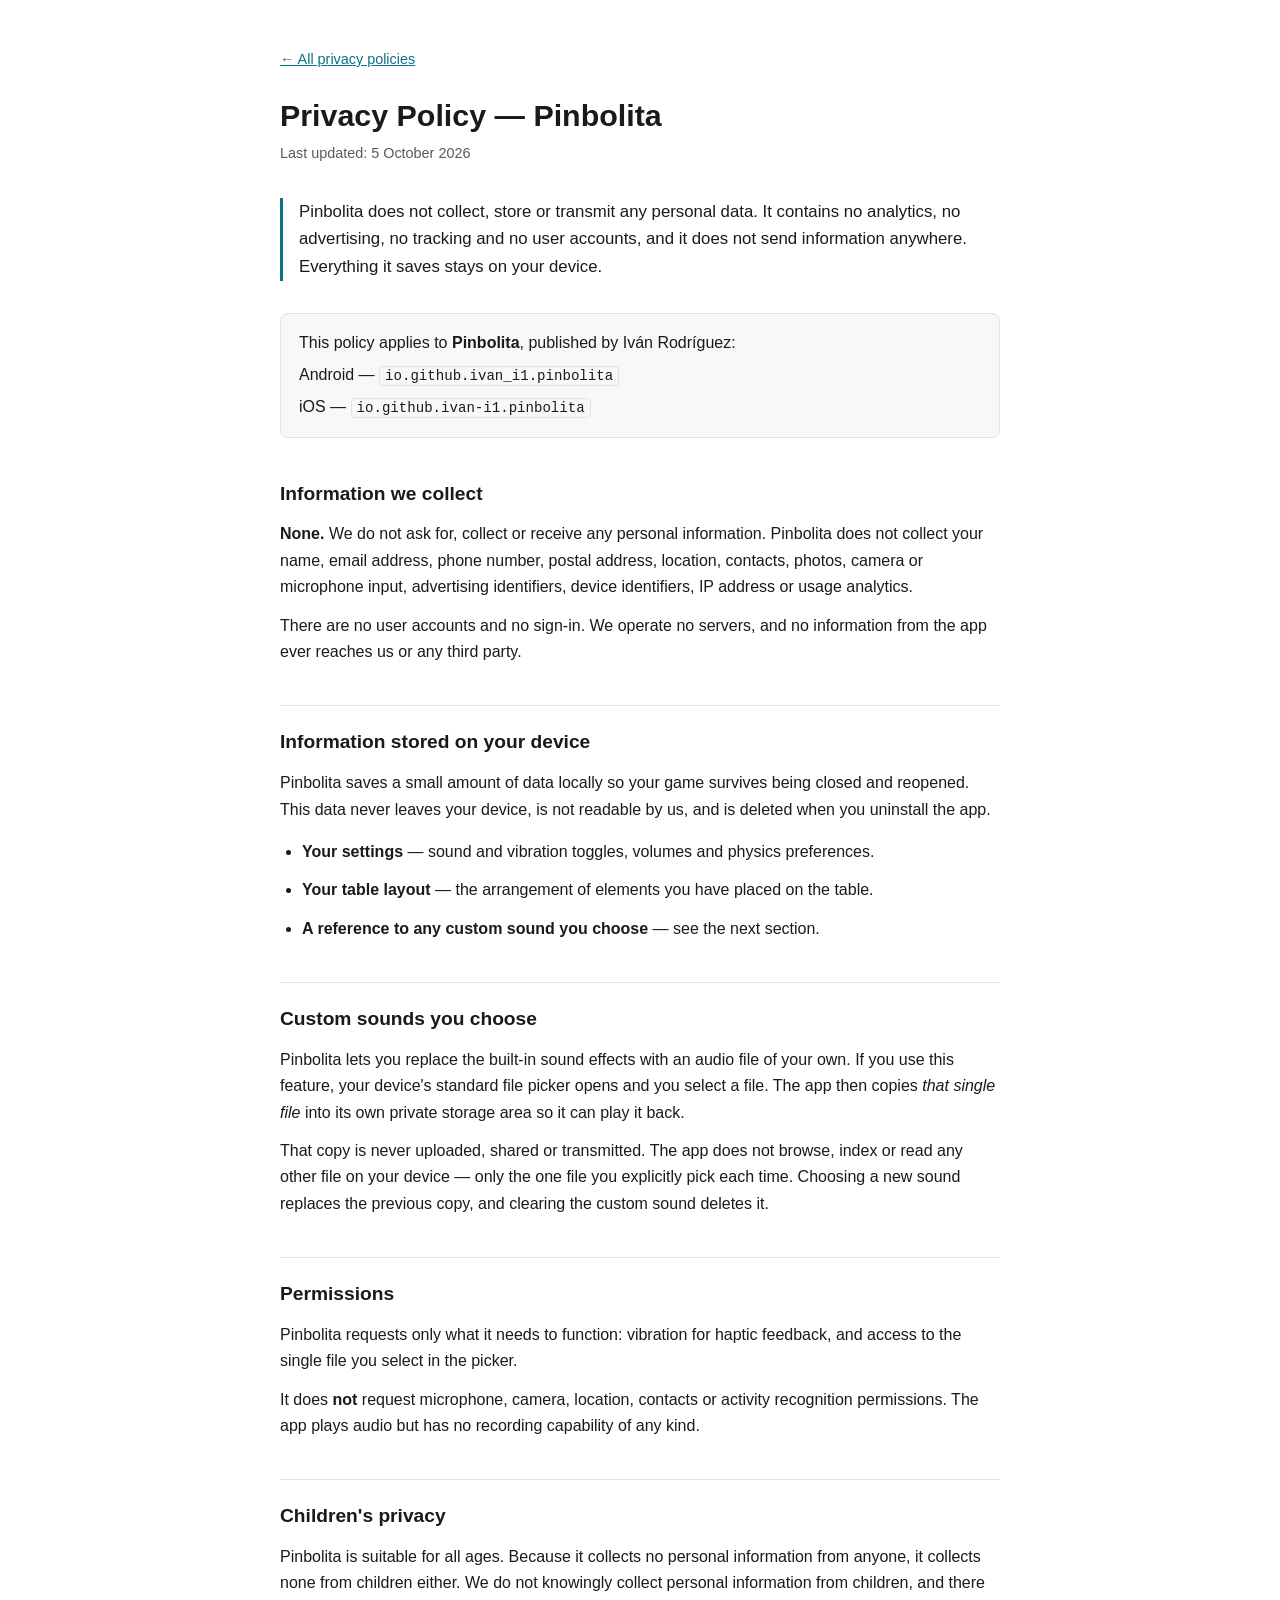
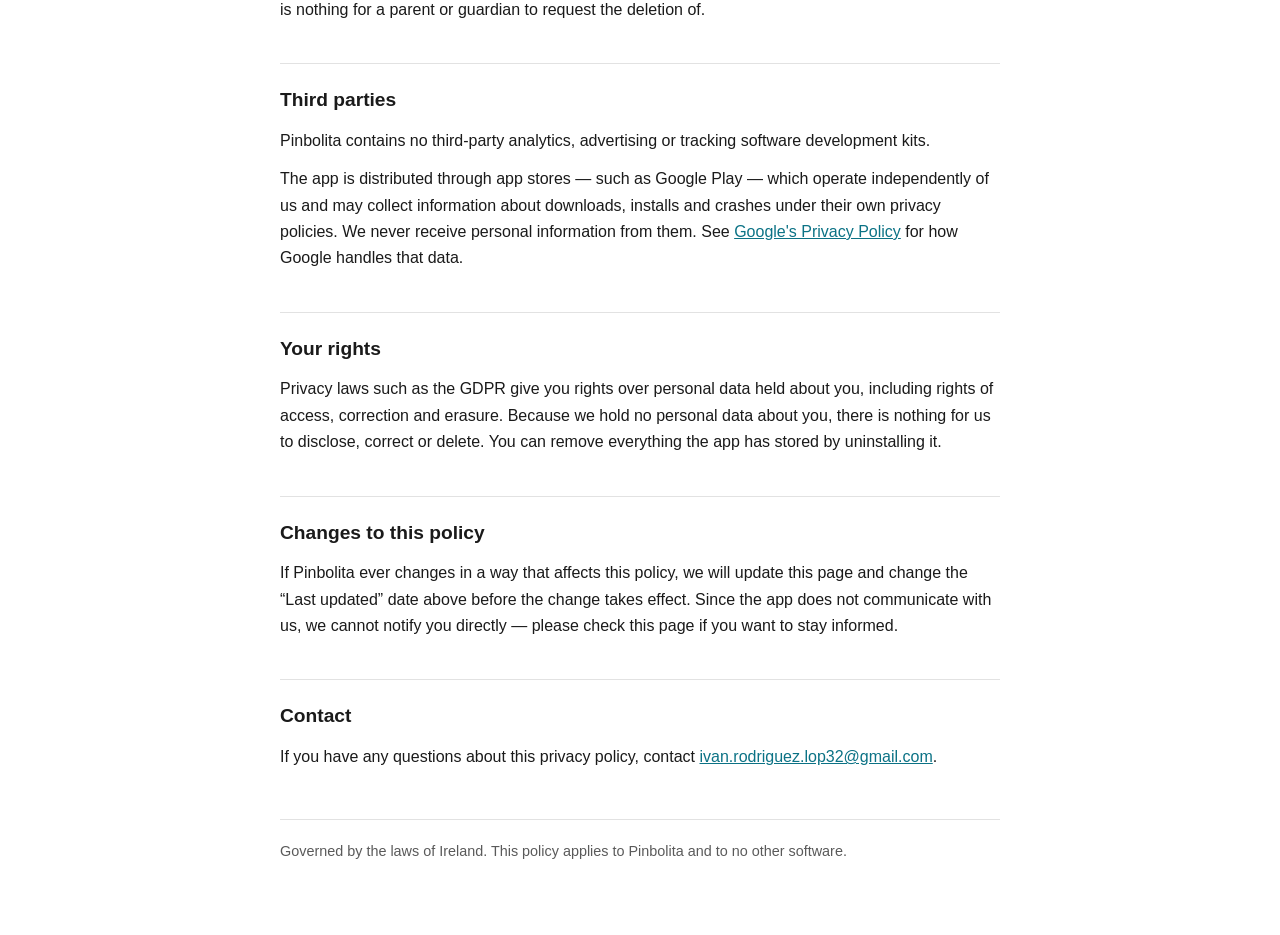
<file: privacy/pinbolita.html>
<!DOCTYPE html>
<html lang="en">
<head>
<meta charset="utf-8">
<meta name="viewport" content="width=device-width, initial-scale=1">
<title>Pinbolita — Privacy Policy</title>
<meta name="description" content="Privacy policy for the Pinbolita mobile application.">
<link rel="stylesheet" href="style.css">
</head>
<body>
<main>

  <p class="backlink"><a href="./">← All privacy policies</a></p>

  <h1>Privacy Policy — Pinbolita</h1>
  <p class="meta">Last updated: 5 October 2026</p>

  <p class="lead">
    Pinbolita does not collect, store or transmit any personal data. It contains
    no analytics, no advertising, no tracking and no user accounts, and it does
    not send information anywhere. Everything it saves stays on your device.
  </p>

  <div class="app-id">
    <p>This policy applies to <strong>Pinbolita</strong>, published by Iván Rodríguez:</p>
    <p>Android — <code>io.github.ivan_i1.pinbolita</code></p>
    <p>iOS — <code>io.github.ivan-i1.pinbolita</code></p>
  </div>

  <h2>Information we collect</h2>
  <p>
    <strong>None.</strong> We do not ask for, collect or receive any personal
    information. Pinbolita does not collect your name, email address, phone
    number, postal address, location, contacts, photos, camera or microphone
    input, advertising identifiers, device identifiers, IP address or usage
    analytics.
  </p>
  <p>
    There are no user accounts and no sign-in. We operate no servers, and no
    information from the app ever reaches us or any third party.
  </p>

  <h2>Information stored on your device</h2>
  <p>
    Pinbolita saves a small amount of data locally so your game survives being
    closed and reopened. This data never leaves your device, is not readable by
    us, and is deleted when you uninstall the app.
  </p>
  <ul>
    <li><strong>Your settings</strong> — sound and vibration toggles, volumes and physics preferences.</li>
    <li><strong>Your table layout</strong> — the arrangement of elements you have placed on the table.</li>
    <li><strong>A reference to any custom sound you choose</strong> — see the next section.</li>
  </ul>

  <h2>Custom sounds you choose</h2>
  <p>
    Pinbolita lets you replace the built-in sound effects with an audio file of
    your own. If you use this feature, your device's standard file picker opens
    and you select a file. The app then copies <em>that single file</em> into its
    own private storage area so it can play it back.
  </p>
  <p>
    That copy is never uploaded, shared or transmitted. The app does not browse,
    index or read any other file on your device — only the one file you
    explicitly pick each time. Choosing a new sound replaces the previous copy,
    and clearing the custom sound deletes it.
  </p>

  <h2>Permissions</h2>
  <p>
    Pinbolita requests only what it needs to function: vibration for haptic
    feedback, and access to the single file you select in the picker.
  </p>
  <p>
    It does <strong>not</strong> request microphone, camera, location, contacts
    or activity recognition permissions. The app plays audio but has no recording
    capability of any kind.
  </p>

  <h2>Children's privacy</h2>
  <p>
    Pinbolita is suitable for all ages. Because it collects no personal
    information from anyone, it collects none from children either. We do not
    knowingly collect personal information from children, and there is nothing
    for a parent or guardian to request the deletion of.
  </p>

  <h2>Third parties</h2>
  <p>
    Pinbolita contains no third-party analytics, advertising or tracking software
    development kits.
  </p>
  <p>
    The app is distributed through app stores — such as Google Play — which
    operate independently of us and may collect information about downloads,
    installs and crashes under their own privacy policies. We never receive
    personal information from them. See
    <a href="https://policies.google.com/privacy">Google's Privacy Policy</a>
    for how Google handles that data.
  </p>

  <h2>Your rights</h2>
  <p>
    Privacy laws such as the GDPR give you rights over personal data held about
    you, including rights of access, correction and erasure. Because we hold no
    personal data about you, there is nothing for us to disclose, correct or
    delete. You can remove everything the app has stored by uninstalling it.
  </p>

  <h2>Changes to this policy</h2>
  <p>
    If Pinbolita ever changes in a way that affects this policy, we will update
    this page and change the &ldquo;Last updated&rdquo; date above before the
    change takes effect. Since the app does not communicate with us, we cannot
    notify you directly — please check this page if you want to stay informed.
  </p>

  <h2>Contact</h2>
  <p>
    If you have any questions about this privacy policy, contact
    <a href="mailto:ivan.rodriguez.lop32@gmail.com">ivan.rodriguez.lop32@gmail.com</a>.
  </p>

  <footer>
    Governed by the laws of Ireland. This policy applies to Pinbolita and to no
    other software.
  </footer>

</main>
</body>
</html>
</file>
<file: styles.css>
/* Base & Setup */
:root {
    --navy-blue: #0F172A;
    --navy-blue-light: #1E293B;
    --slate-gray: #475569;
    --silver-accent: #94A3B8;
    --light-bg: #F8FAFC;
    --white: #FFFFFF;
    --primary: #2563EB;
    --primary-hover: #1D4ED8;
    --text-main: #334155;
    --border: #E2E8F0;
    --shadow: 0 4px 6px -1px rgba(0, 0, 0, 0.1), 0 2px 4px -1px rgba(0, 0, 0, 0.06);
    --transition: all 0.3s ease;
}

* {
    margin: 0;
    padding: 0;
    box-sizing: border-box;
}

body {
    font-family: 'Inter', sans-serif;
    color: var(--text-main);
    background-color: var(--white);
    line-height: 1.6;
    scroll-behavior: smooth;
    overflow-x: hidden;
}

h1, h2, h3, h4, h5, h6 {
    color: var(--navy-blue);
    font-weight: 600;
    line-height: 1.2;
}

a {
    text-decoration: none;
    color: var(--primary);
    transition: var(--transition);
}

a:hover {
    color: var(--primary-hover);
}

ul {
    list-style: none;
}

/* Typography Utility */
.text-light { color: var(--light-bg); }
.bg-light { background-color: var(--light-bg); }
.bg-dark { background-color: var(--navy-blue); color: var(--white); }
.bg-dark h2 { color: var(--white); }

/* Navigation */
.navbar {
    position: fixed;
    top: 0;
    width: 100%;
    background: rgba(255, 255, 255, 0.95);
    backdrop-filter: blur(10px);
    box-shadow: 0 1px 3px rgba(0,0,0,0.05);
    z-index: 1000;
    padding: 1rem 0;
    transition: var(--transition);
}

.nav-container {
    max-width: 1100px;
    margin: 0 auto;
    display: flex;
    justify-content: space-between;
    align-items: center;
    padding: 0 2rem;
}

.logo {
    font-size: 1.5rem;
    font-weight: 700;
    color: var(--navy-blue);
    letter-spacing: -0.5px;
}

.nav-links {
    display: flex;
    gap: 2rem;
}

.nav-links a {
    color: var(--slate-gray);
    font-weight: 500;
    font-size: 0.95rem;
}

.nav-links a:hover {
    color: var(--primary);
}

/* Sections */
.section {
    padding: 6rem 0;
}

.section-container {
    max-width: 1100px;
    margin: 0 auto;
    padding: 0 2rem;
}

.section-title {
    font-size: 2rem;
    margin-bottom: 3rem;
    position: relative;
    padding-bottom: 0.5rem;
    display: inline-block;
}

.section-title::after {
    content: '';
    position: absolute;
    bottom: 0;
    left: 0;
    width: 60px;
    height: 4px;
    background-color: var(--primary);
    border-radius: 2px;
}

/* Hero Section */
.hero-section {
    padding-top: 10rem;
    padding-bottom: 6rem;
    background: linear-gradient(to right bottom, var(--white), var(--light-bg));
}

.hero-content {
    max-width: 1100px;
    margin: 0 auto;
    padding: 0 2rem;
    display: flex;
    align-items: center;
    justify-content: space-between;
    gap: 4rem;
}

.hero-text {
    flex: 1;
}

.hero-text h1 {
    font-size: 3.5rem;
    letter-spacing: -1px;
    margin-bottom: 0.5rem;
}

.subtitle {
    font-size: 1.25rem;
    color: var(--slate-gray);
    font-weight: 400;
    margin-bottom: 1.5rem;
}

.profile-summary {
    font-size: 1.05rem;
    color: var(--slate-gray);
    margin-bottom: 2.5rem;
    max-width: 620px;
}

.profile-summary p {
    margin-bottom: 1rem;
}

.profile-summary p:last-child {
    margin-bottom: 0;
}

.hero-image-container {
    flex-basis: 300px;
    display: flex;
    justify-content: center;
}

.headshot {
    width: 250px;
    height: 250px;
    object-fit: cover;
    border-radius: 50%;
    border: 4px solid var(--white);
    box-shadow: var(--shadow);
    transition: transform 0.4s ease;
    background-color: var(--navy-blue-light); /* in case image is completely transparent */
}

.headshot:hover {
    transform: scale(1.05);
}

/* Buttons */
.btn {
    display: inline-flex;
    align-items: center;
    gap: 0.5rem;
    padding: 0.75rem 1.5rem;
    border-radius: 4px;
    font-weight: 500;
    cursor: pointer;
    transition: var(--transition);
}

.primary-btn {
    background-color: var(--primary);
    color: var(--white) !important;
}

.primary-btn:hover {
    background-color: var(--primary-hover);
    transform: translateY(-2px);
    box-shadow: 0 4px 12px rgba(37, 99, 235, 0.2);
}

.secondary-btn {
    background-color: var(--white);
    color: var(--slate-gray);
    border: 1px solid var(--border);
}

.secondary-btn:hover {
    border-color: var(--primary);
    color: var(--primary);
    transform: translateY(-2px);
}

.contact-links {
    display: flex;
    gap: 1rem;
}

/* Top Skills strip */
.top-skills {
    display: flex;
    flex-wrap: wrap;
    align-items: center;
    gap: 0.75rem;
    margin-bottom: 2.5rem;
}

.top-skills-label {
    font-size: 0.8rem;
    font-weight: 700;
    letter-spacing: 0.08em;
    text-transform: uppercase;
    color: var(--silver-accent);
    margin-right: 0.25rem;
}

.top-skill {
    display: inline-flex;
    align-items: center;
    gap: 0.5rem;
    background: rgba(37, 99, 235, 0.08);
    border: 1px solid rgba(37, 99, 235, 0.25);
    color: var(--primary);
    border-radius: 20px;
    padding: 0.4rem 1rem;
    font-size: 0.9rem;
    font-weight: 500;
}

.top-skill i {
    font-size: 0.9rem;
}

/* Skills Grid */
.skills-grid {
    display: grid;
    grid-template-columns: repeat(auto-fit, minmax(240px, 1fr));
    gap: 2rem;
}

.skill-card {
    background: var(--white);
    padding: 2rem;
    border-radius: 8px;
    border: 1px solid var(--border);
    box-shadow: 0 1px 3px rgba(0,0,0,0.02);
    transition: var(--transition);
}

.skill-card:hover {
    transform: translateY(-5px);
    box-shadow: var(--shadow);
    border-color: var(--silver-accent);
}

.skill-card h3 {
    margin-bottom: 1rem;
    display: flex;
    align-items: center;
    gap: 0.75rem;
    color: var(--navy-blue);
    font-size: 1.1rem;
}

.skill-card h3 i {
    color: var(--primary);
}

.skill-card p {
    font-size: 0.95rem;
    color: var(--slate-gray);
    line-height: 1.7;
}

/* AI & ML Projects */
.projects-grid {
    display: grid;
    grid-template-columns: repeat(auto-fit, minmax(300px, 1fr));
    gap: 2rem;
}

.project-card {
    background: var(--white);
    padding: 2rem;
    border-radius: 8px;
    border: 1px solid var(--border);
    border-top: 3px solid var(--primary);
    box-shadow: 0 1px 3px rgba(0,0,0,0.02);
    transition: var(--transition);
    display: flex;
    flex-direction: column;
}

.project-card:hover {
    transform: translateY(-5px);
    box-shadow: var(--shadow);
    border-color: var(--silver-accent);
    border-top-color: var(--primary);
}

.project-card h3 {
    font-size: 1.15rem;
    margin-bottom: 0.25rem;
}

.project-card h4 {
    color: var(--primary);
    font-size: 0.9rem;
    font-weight: 500;
    margin-bottom: 1rem;
}

.project-card p {
    font-size: 0.95rem;
    color: var(--slate-gray);
    margin-bottom: 1.25rem;
}

.tag-list {
    display: flex;
    flex-wrap: wrap;
    gap: 0.5rem;
    margin-top: auto;
}

.tag {
    background: var(--light-bg);
    border: 1px solid var(--border);
    color: var(--slate-gray);
    border-radius: 20px;
    padding: 0.2rem 0.7rem;
    font-size: 0.78rem;
    font-weight: 500;
}

/* Timeline / Experience */
.timeline {
    position: relative;
    max-width: 800px;
    margin: 0 auto;
}

.timeline::before {
    content: '';
    position: absolute;
    top: 0;
    bottom: 0;
    left: 20px;
    width: 2px;
    background: var(--border);
}

.timeline-item {
    position: relative;
    padding-left: 60px;
    margin-bottom: 3rem;
}

.timeline-item:last-child {
    margin-bottom: 0;
}

.timeline-dot {
    position: absolute;
    left: 15px;
    top: 5px;
    width: 12px;
    height: 12px;
    border-radius: 50%;
    background: var(--primary);
    border: 2px solid var(--white);
    box-sizing: content-box;
    box-shadow: 0 0 0 3px rgba(37, 99, 235, 0.1);
}

.timeline-content {
    background: var(--white);
    padding: 2rem;
    border-radius: 8px;
    border: 1px solid var(--border);
    box-shadow: 0 2px 4px rgba(0,0,0,0.02);
    transition: var(--transition);
}

.timeline-content:hover {
    box-shadow: var(--shadow);
    border-color: var(--silver-accent);
}

.timeline-date {
    display: inline-block;
    padding: 0.25rem 0.75rem;
    background: var(--light-bg);
    color: var(--slate-gray);
    border-radius: 20px;
    font-size: 0.85rem;
    font-weight: 600;
    margin-bottom: 1rem;
}

.job-title {
    font-size: 1.25rem;
    margin-bottom: 0.25rem;
}

.company-name {
    color: var(--primary);
    font-weight: 500;
    margin-bottom: 1rem;
    font-size: 1rem;
}

.role-summary {
    font-style: italic;
    color: var(--slate-gray);
    font-size: 0.95rem;
    margin-bottom: 1rem;
    padding-left: 0.9rem;
    border-left: 3px solid var(--border);
}

.timeline-content ul {
    list-style: disc;
    padding-left: 1.2rem;
    color: var(--slate-gray);
}

.timeline-content li {
    margin-bottom: 0.5rem;
    font-size: 0.95rem;
}

/* Education */
.education-grid {
    display: grid;
    grid-template-columns: repeat(auto-fit, minmax(300px, 1fr));
    gap: 2rem;
    margin-bottom: 4rem;
}

.edu-card {
    background: var(--light-bg);
    padding: 2rem;
    border-radius: 8px;
    border: 1px solid var(--border);
    transition: var(--transition);
}

.edu-card:hover {
    background: var(--white);
    box-shadow: var(--shadow);
}

.edu-card h3 {
    font-size: 1.15rem;
    margin-bottom: 0.25rem;
}

.edu-card h4 {
    color: var(--primary);
    font-size: 0.95rem;
    margin-bottom: 0.5rem;
}

.edu-date {
    display: block;
    color: var(--slate-gray);
    font-size: 0.85rem;
    margin-bottom: 1rem;
}

.edu-card p {
    font-size: 0.95rem;
    color: var(--slate-gray);
    margin-bottom: 0.5rem;
}

.subsection-title {
    font-size: 1.5rem;
    margin-bottom: 1.5rem;
}

/* extra breathing room when one list is followed by another subsection */
.achievements-list + .subsection-title {
    margin-top: 3rem;
}

.achievements-list li {
    padding: 1rem;
    background: var(--white);
    border: 1px solid var(--border);
    border-radius: 4px;
    margin-bottom: 0.75rem;
    display: flex;
    align-items: center;
    gap: 1rem;
    color: var(--slate-gray);
    font-size: 0.95rem;
    transition: var(--transition);
}

.achievements-list li i {
    color: var(--primary);
    font-size: 1.2rem;
}

.achievements-list li:hover {
    transform: translateX(5px);
    border-color: var(--silver-accent);
}

/* Contact Section */
.contact-info {
    display: flex;
    flex-wrap: wrap;
    gap: 2rem;
    margin-top: 2rem;
}

.contact-item {
    display: flex;
    align-items: center;
    gap: 1rem;
    background: rgba(255, 255, 255, 0.1);
    padding: 1rem 1.5rem;
    border-radius: 4px;
    font-size: 1rem;
}

.contact-item i {
    color: var(--silver-accent);
    font-size: 1.25rem;
}

.contact-item a {
    color: var(--white);
}

.contact-item a:hover {
    text-decoration: underline;
}

/* Footer */
footer {
    background: var(--navy-blue-light);
    color: var(--silver-accent);
    padding: 2rem 0;
    text-align: center;
}

.footer-container {
    max-width: 1100px;
    margin: 0 auto;
    display: flex;
    justify-content: space-between;
    align-items: center;
    padding: 0 2rem;
}

.social-links {
    display: flex;
    gap: 1rem;
}

.social-links a {
    color: var(--silver-accent);
    font-size: 1.25rem;
}

.social-links a:hover {
    color: var(--white);
}

/* Animations */
.fade-in {
    opacity: 0;
    transform: translateY(20px);
    transition: opacity 0.8s ease, transform 0.8s ease;
}

.fade-in.visible {
    opacity: 1;
    transform: translateY(0);
}

/* Responsive */
@media (max-width: 768px) {
    .hero-content {
        flex-direction: column-reverse;
        text-align: center;
    }
    
    .contact-links {
        justify-content: center;
        flex-wrap: wrap;
    }
    
    .nav-links {
        display: none; /* simple mobile pattern without JS menu for now */
    }
    
    .hero-text h1 {
        font-size: 2.5rem;
    }
    
    .timeline::before {
        left: 0;
    }
    
    .timeline-dot {
        left: -6px;
    }
    
    .timeline-item {
        padding-left: 20px;
    }
    
    .footer-container {
        flex-direction: column;
        gap: 1rem;
    }
}
</file>
<file: privacy/style.css>
/* Shared styling for the privacy policy directory.
   Add a new policy page by copying an existing one and linking it from index.html. */

:root {
  --bg: #ffffff;
  --fg: #1a1a1a;
  --muted: #5a5a5a;
  --rule: #e2e2e2;
  --accent: #0b7285;
  --card: #f6f8f9;
}
@media (prefers-color-scheme: dark) {
  :root:not([data-theme="light"]) {
    --bg: #121212;
    --fg: #e8e8e8;
    --muted: #a0a0a0;
    --rule: #2c2c2c;
    --accent: #4dd0c7;
    --card: #1c1f20;
  }
}
:root[data-theme="dark"] {
  --bg: #121212;
  --fg: #e8e8e8;
  --muted: #a0a0a0;
  --rule: #2c2c2c;
  --accent: #4dd0c7;
  --card: #1c1f20;
}

* { box-sizing: border-box; }

body {
  margin: 0;
  background: var(--bg);
  color: var(--fg);
  font: 16px/1.65 -apple-system, BlinkMacSystemFont, "Segoe UI", Roboto, Helvetica, Arial, sans-serif;
  padding: 0 16px;
}

main { max-width: 720px; margin: 0 auto; padding: 48px 0 72px; }

h1 { font-size: 1.9rem; line-height: 1.25; margin: 0 0 8px; }

h2 {
  font-size: 1.2rem;
  margin: 40px 0 12px;
  padding-top: 20px;
  border-top: 1px solid var(--rule);
}
h2:first-of-type { border-top: 0; padding-top: 0; }

p, li { margin: 0 0 12px; }
ul { padding-left: 22px; }
a { color: var(--accent); }

.meta { color: var(--muted); font-size: 0.9rem; margin-bottom: 32px; }

.app-id {
  background: var(--card);
  border: 1px solid var(--rule);
  border-radius: 8px;
  padding: 16px 18px;
  margin: 0 0 32px;
}
.app-id p { margin: 0 0 6px; }
.app-id p:last-child { margin: 0; }

code {
  font-family: ui-monospace, SFMono-Regular, Menlo, monospace;
  font-size: 0.88em;
  background: var(--card);
  border: 1px solid var(--rule);
  border-radius: 4px;
  padding: 1px 5px;
}

.lead {
  font-size: 1.05rem;
  border-left: 3px solid var(--accent);
  padding-left: 16px;
  margin: 0 0 32px;
}

.backlink { font-size: 0.9rem; margin-bottom: 24px; }

/* Directory index listing */
.policy-list { list-style: none; padding: 0; margin: 24px 0 0; }
.policy-list li {
  border: 1px solid var(--rule);
  border-radius: 8px;
  margin-bottom: 12px;
  background: var(--card);
}
.policy-list a {
  display: block;
  padding: 16px 18px;
  text-decoration: none;
  color: var(--fg);
}
.policy-list a:hover, .policy-list a:focus { border-color: var(--accent); }
.policy-list .name { font-weight: 600; color: var(--accent); display: block; }
.policy-list .pkg {
  font-family: ui-monospace, SFMono-Regular, Menlo, monospace;
  font-size: 0.84rem;
  color: var(--muted);
  display: block;
  margin-top: 4px;
  word-break: break-all;
}

footer {
  margin-top: 48px;
  padding-top: 20px;
  border-top: 1px solid var(--rule);
  color: var(--muted);
  font-size: 0.9rem;
}
</file>
